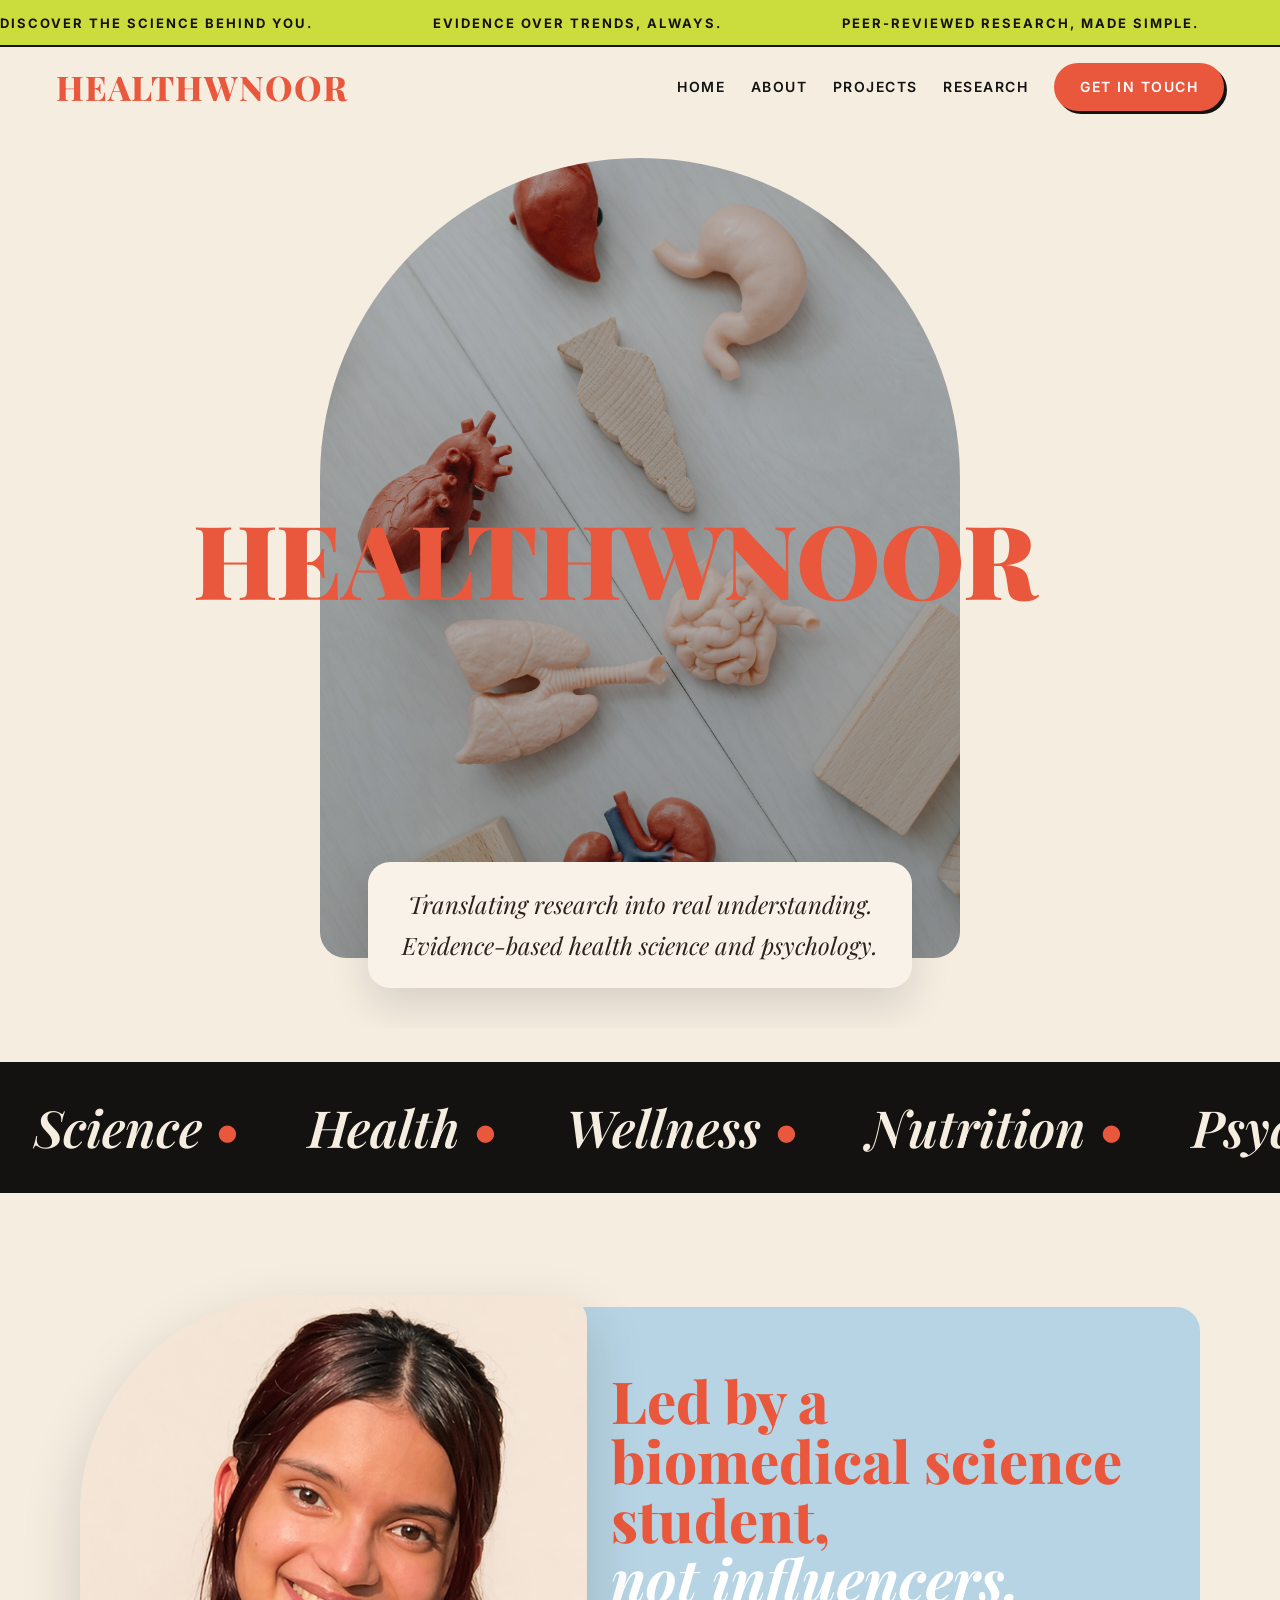
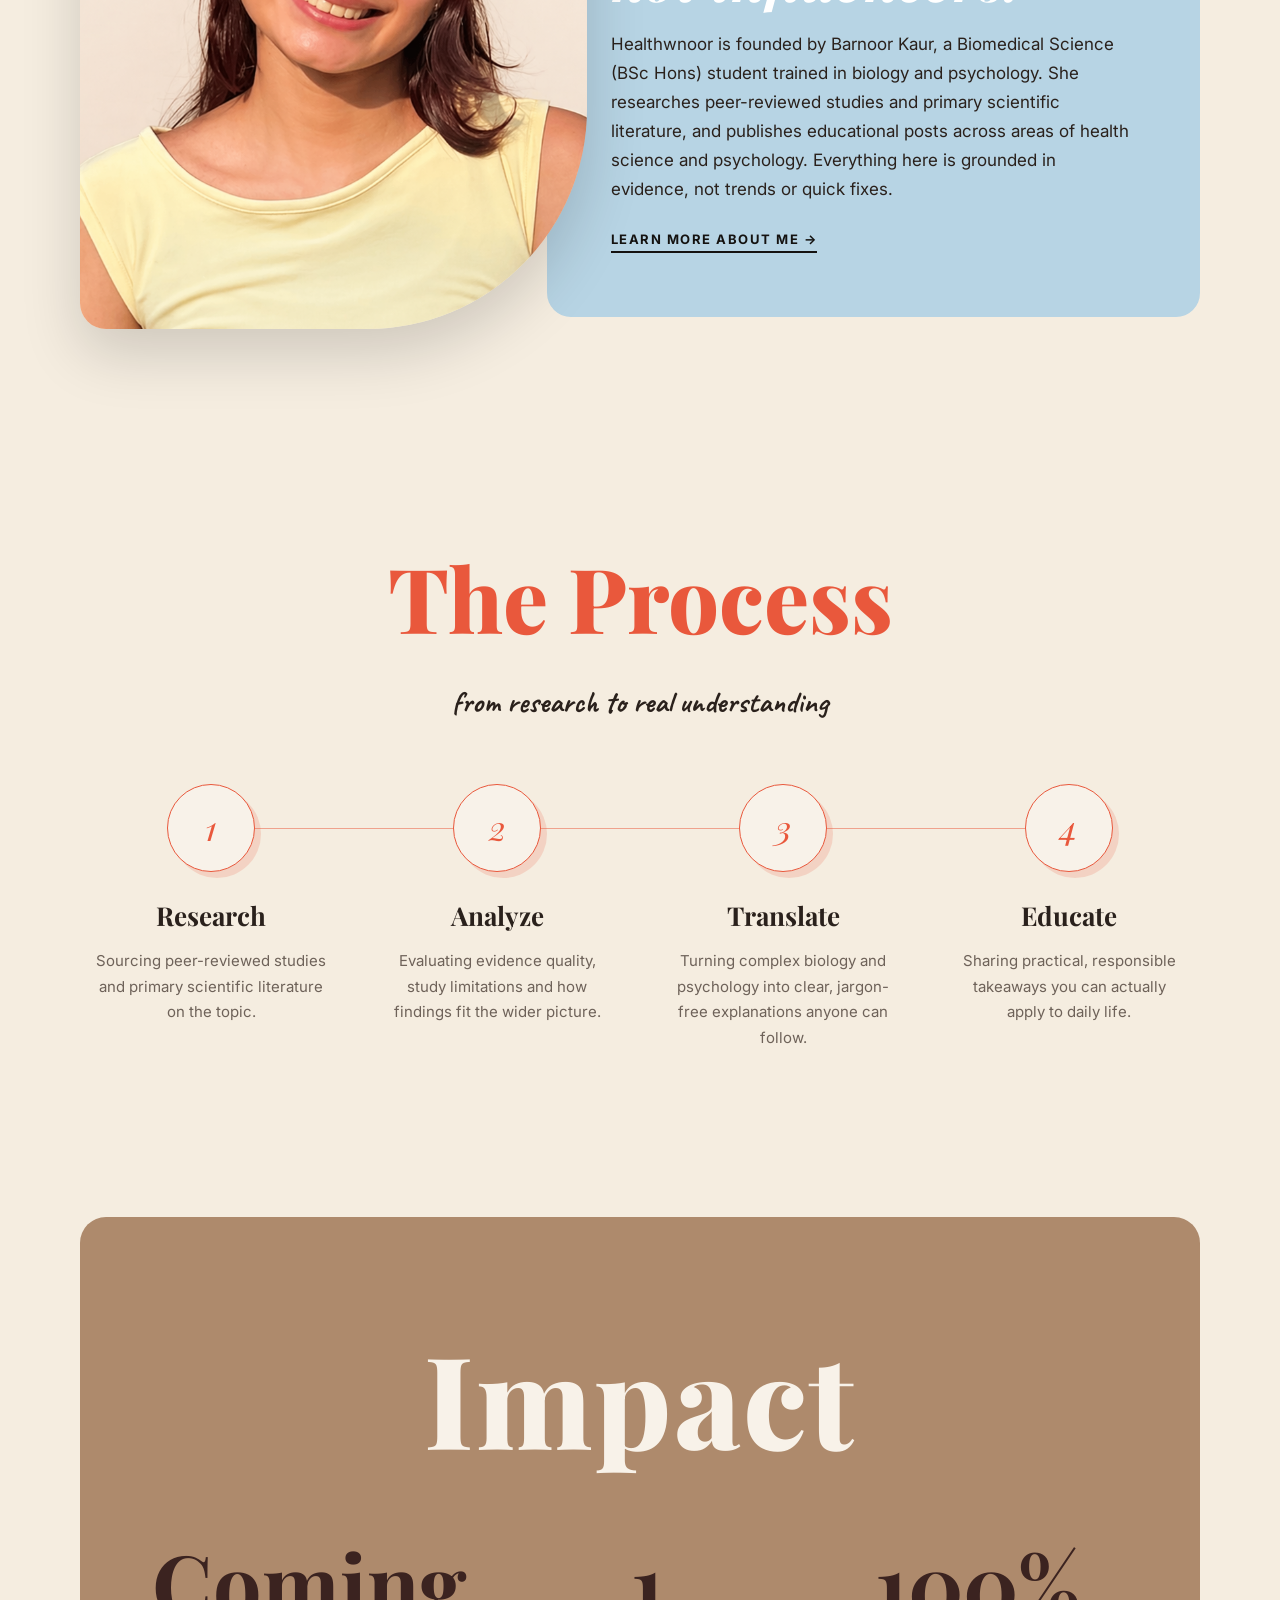
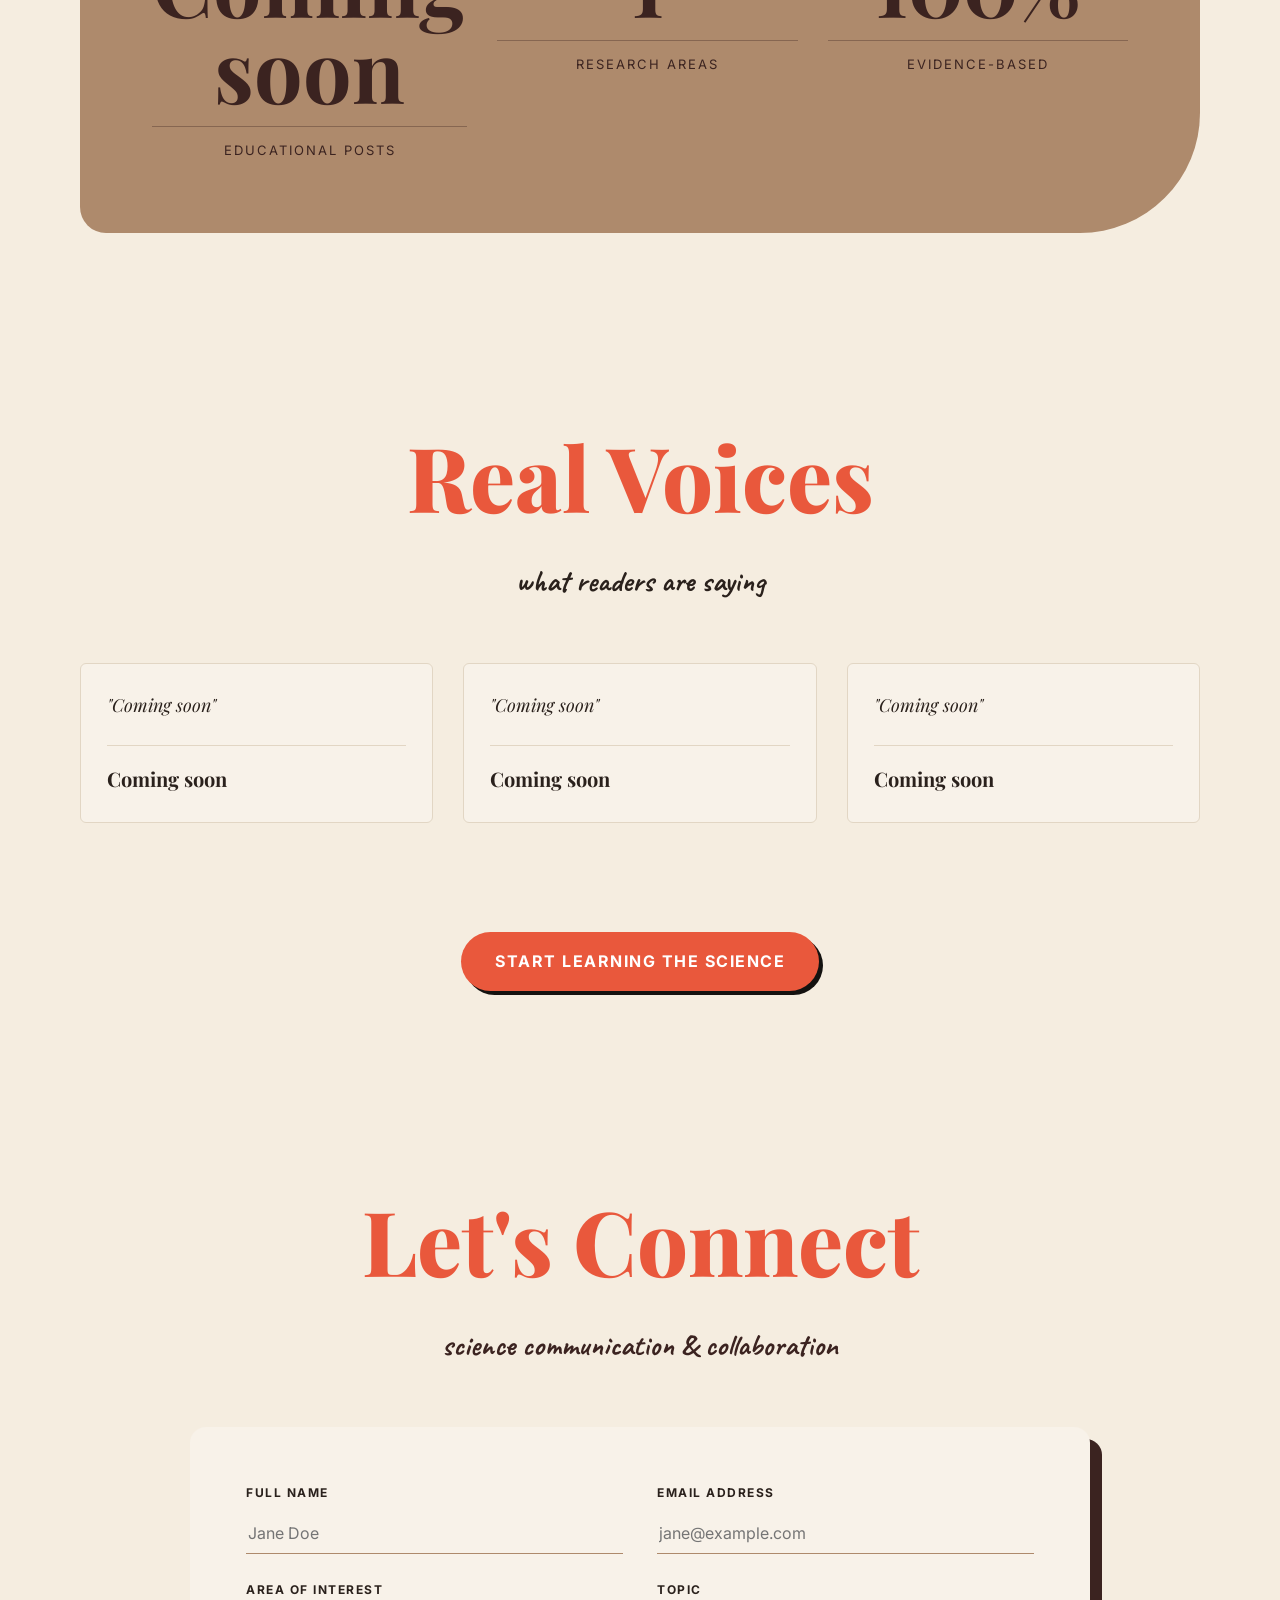
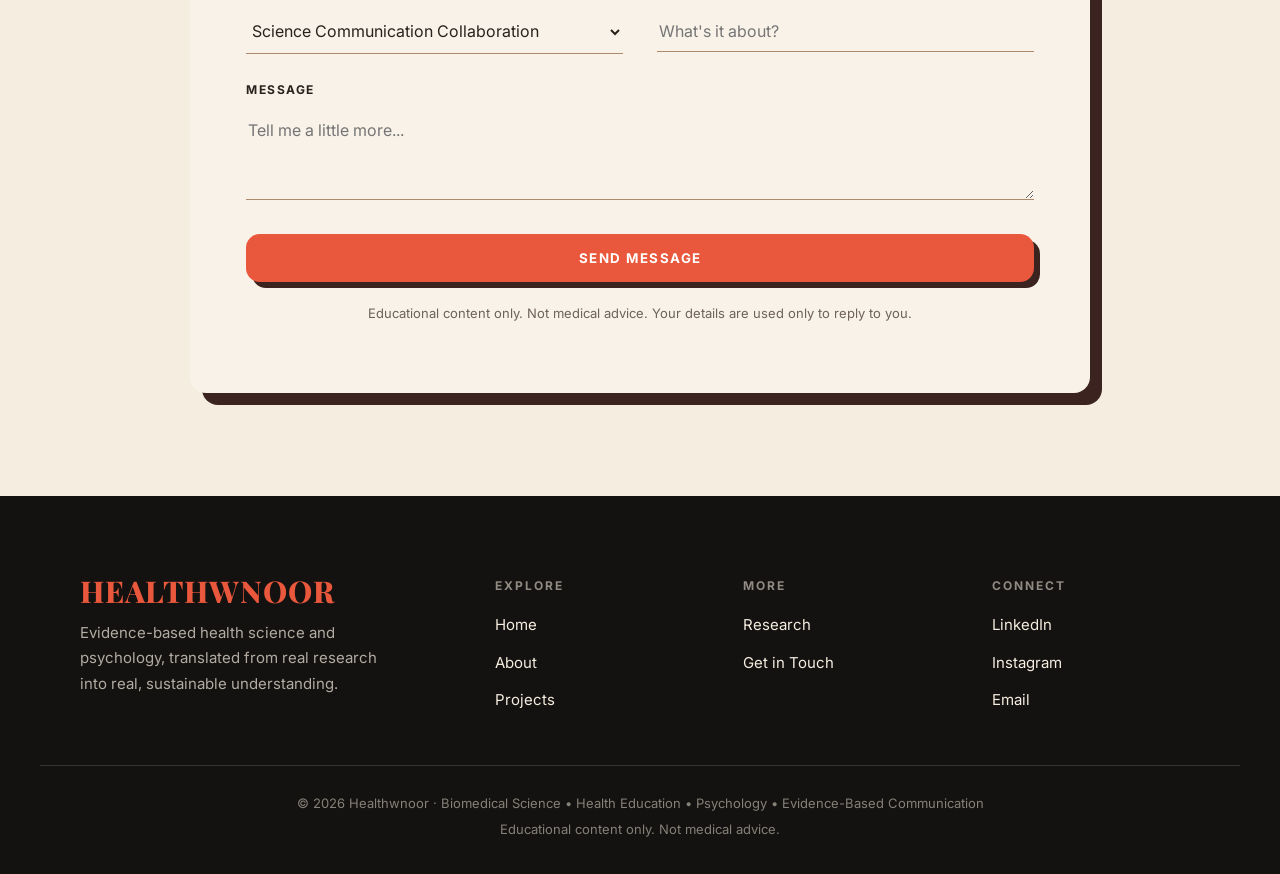
<file: index.html>
<!DOCTYPE html>
<html lang="en">
<head>
<meta charset="UTF-8">
<meta name="viewport" content="width=device-width, initial-scale=1.0">
<title>Healthwnoor | The Science of You</title>
<link rel="stylesheet" href="style.css">
<link rel="icon" type="image/png" href="images/favicon.png">
<meta name="description" content="Healthwnoor by Barnoor Kaur. Evidence-based health science and psychology, translating research into real understanding.">
<meta name="author" content="Barnoor Kaur">
</head>
<body>

<!-- ============ ANNOUNCEMENT MARQUEE ============ -->
<div class="announcement">
  <div class="track">
    <span>Discover the science behind you.</span>
    <span>Evidence over trends, always.</span>
    <span>Peer-reviewed research, made simple.</span>
    <span>Nutrition and metabolism, decoded.</span>
    <span>Your body, explained by biology and psychology.</span>
    <span>Real science, no fear mongering.</span>
    <span>Discover the science behind you.</span>
    <span>Evidence over trends, always.</span>
    <span>Peer-reviewed research, made simple.</span>
    <span>Nutrition and metabolism, decoded.</span>
    <span>Your body, explained by biology and psychology.</span>
    <span>Real science, no fear mongering.</span>
  </div>
</div>

<!-- ============ HEADER / NAV ============ -->
<header>
  <div class="brand">
    <h1 class="logo">Healthwnoor</h1>
  </div>
  <nav>
    <a href="index.html">Home</a>
    <a href="about.html">About</a>
    <a href="projects.html">Projects</a>
    <a href="blog.html">Research</a>
    
    <a class="nav-cta" href="#connect">Get in Touch</a>
  </nav>
</header>

<!-- ============ HERO ============ -->
<section class="hero">
  <div class="hero-stage">
    <div class="hero-arch has-photo"></div>
  
    <h2 class="hero-title">Healthwnoor</h2>
    <div class="hero-caption">
      <p>Translating research into real understanding.<br>Evidence-based health science and psychology.</p>
    </div>
  </div>
</section>

<!-- ============ MARQUEE BAND ============ -->
<div class="band">
  <div class="track">
    <span>Science <b>&bull;</b></span><span>Health <b>&bull;</b></span> <span>Wellness <b>&bull;</b></span><span>Nutrition <b>&bull;</b></span><span>Psychology <b>&bull;</b></span><span>Research <b>&bull;</b></span>
    <span>Science <b>&bull;</b></span><span>Health <b>&bull;</b></span> <span>Wellness <b>&bull;</b></span><span>Nutrition <b>&bull;</b></span><span>Psychology <b>&bull;</b></span><span>Research <b>&bull;</b></span>
    <span>Science <b>&bull;</b></span><span>Health <b>&bull;</b></span> <span>Wellness <b>&bull;</b></span><span>Nutrition <b>&bull;</b></span><span>Psychology <b>&bull;</b></span><span>Research <b>&bull;</b></span>
  </div>
</div>

<!-- ============ ABOUT ============ -->
<section class="about">
  <div class="wrap about-inner">
    <div class="about-photo">
      <img src="images/Barnoor Kaur.png" alt="Barnoor Kaur, Biomedical Science student">
    </div>
    <div class="about-card">
      <h2>Led by a biomedical science student,<em>not influencers.</em></h2>
      <p>
        Healthwnoor is founded by Barnoor Kaur, a Biomedical Science (BSc Hons) student trained in biology and psychology. She researches peer-reviewed studies and primary scientific literature, and publishes
        educational posts across areas of health science and psychology. Everything here is grounded
        in evidence, not trends or quick fixes.
      </p>
      <a class="about-link" href="about.html">Learn more about me &rarr;</a>
    </div>
  </div>
</section>

<!-- ============ PROCESS ============ -->
<section class="process">
  <div class="wrap">
    <div class="head">
      <h2>The Process</h2>
      <span class="eyebrow">from research to real understanding</span>
    </div>
    <div class="steps">
      <div class="step">
        <div class="circle">1</div>
        <h3>Research</h3>
        <p>Sourcing peer-reviewed studies and primary scientific literature on the topic.</p>
      </div>
      <div class="step">
        <div class="circle">2</div>
        <h3>Analyze</h3>
        <p>Evaluating evidence quality, study limitations and how findings fit the wider picture.</p>
      </div>
      <div class="step">
        <div class="circle">3</div>
        <h3>Translate</h3>
        <p>Turning complex biology and psychology into clear, jargon-free explanations anyone can follow.</p>
      </div>
      <div class="step">
        <div class="circle">4</div>
        <h3>Educate</h3>
        <p>Sharing practical, responsible takeaways you can actually apply to daily life.</p>
      </div>
    </div>
  </div>
</section>

<!-- ============ IMPACT ============ -->
<section class="impact">
  <div class="wrap">
    <div class="impact-box">
      <h2>Impact</h2>
      <div class="impact-stats">
        <div>
          <div class="num">Coming soon</div>
          <div class="label">Educational Posts</div>
        </div>
        <div>
          <div class="num">1</div>
          <div class="label">Research Areas</div>
        </div>
        <div>
          <div class="num">100%</div>
          <div class="label">Evidence-Based</div>
        </div>
      </div>
    </div>
  </div>
</section>

<!-- ============ RESULTS / TESTIMONIALS (left empty for you) ============ -->
<section class="results">
  <div class="wrap">
    <div class="head">
      <h2>Real Voices</h2>
      <span class="eyebrow">what readers are saying</span>
    </div>

    <!--
      TESTIMONIALS GO HERE. Copy this template into .results-grid for each one:

      <div class="tcard">
        <blockquote>"Your testimonial quote goes here."</blockquote>
        <div class="name">Reader Name</div>
      </div>

      (Optional before/after images, add above the blockquote:)
      <div class="imgs">
        <div class="ph"><span>BEFORE</span></div>
        <div class="ph after"><span>AFTER</span></div>
      </div>
    -->
    <!-- SAMPLE testimonials below. Replace the quotes and names with real reader feedback when you have it. -->
    <div class="results-grid">
      <div class="tcard">
        <blockquote>"Coming soon"</blockquote>
        <div class="name">Coming soon</div>
      </div>
      <div class="tcard">
        <blockquote>"Coming soon"</blockquote>
        <div class="name">Coming soon</div>
      </div>
      <div class="tcard">
        <blockquote>"Coming soon"</blockquote>
        <div class="name">Coming soon</div>
      </div>
    </div>
  </div>
</section>

<!-- ============ CTA BUTTON ============ -->
<div class="cta-row">
  <a class="button" href=https://www.instagram.com/healthwnoor>Start Learning the Science</a>
</div>

<!-- ============ CONNECT / CONTACT FORM ============ -->
<section class="booking" id="connect">
  <div class="wrap">
    <div class="head">
      <h2>Let's Connect</h2>
      <span class="eyebrow">science communication &amp; collaboration</span>
    </div>
    <div class="booking-card">
      <form action="https://formsubmit.co/kaurbarnoor3704@gmail.com" method="POST">
        <!-- FormSubmit settings (no account needed) -->
        <input type="hidden" name="_subject" value="New message from Healthwnoor">
        <input type="hidden" name="_captcha" value="false">
        <input type="hidden" name="_template" value="table">
        <input type="text" name="_honey" style="display:none">
        <div class="form-grid">
          <div class="field">
            <label for="name">Full Name</label>
            <input type="text" id="name" name="name" placeholder="Jane Doe">
          </div>
          <div class="field">
            <label for="email">Email Address</label>
            <input type="email" id="email" name="email" placeholder="jane@example.com">
          </div>
          <div class="field">
            <label for="interest">Area of Interest</label>
            <select id="interest" name="interest">
              <option>Science Communication Collaboration</option>
              <option>Health Education Project</option>
              <option>Research Opportunity</option>
              <option>Nutrition &amp; Wellness Initiative</option>
              <option>General Enquiry</option>
            </select>
          </div>
          <div class="field">
            <label for="topic">Topic</label>
            <input type="text" id="topic" name="topic" placeholder="What's it about?">
          </div>
          <div class="field full">
            <label for="message">Message</label>
            <textarea id="message" name="message" placeholder="Tell me a little more..."></textarea>
          </div>
        </div>
        <div style="margin-top:34px;">
          <button type="submit" class="button block">Send Message</button>
        </div>
        <p class="booking-note">Educational content only. Not medical advice. Your details are used only to reply to you.</p>
      </form>
    </div>
  </div>
</section>

<!-- ============ FOOTER ============ -->
<footer>
  <div class="footer-grid">
    <div>
      <div class="logo">Healthwnoor</div>
      <p>Evidence-based health science and psychology, translated from real research into real, sustainable understanding.</p>
    </div>
    <div>
      <h4>Explore</h4>
      <a href="index.html">Home</a>
      <a href="about.html">About</a>
      <a href="projects.html">Projects</a>
    </div>
    <div>
      <h4>More</h4>
      <a href="blog.html">Research</a>
      
      <a href="#connect">Get in Touch</a>
    </div>
    <div>
      <h4>Connect</h4>
      <a href="https://www.linkedin.com/in/barnoorkaur/" target="_blank" rel="noopener">LinkedIn</a>
      <a href="https://www.instagram.com/healthwnoor" target="_blank" rel="noopener">Instagram</a>
      <a href="mailto:healthwnoor@gmail.com">Email</a>
    </div>
  </div>
  <div class="footer-bottom">
    <p>© 2026 Healthwnoor · Biomedical Science • Health Education • Psychology • Evidence-Based Communication</p>
    <p>Educational content only. Not medical advice.</p>
  </div>
</footer>

</body>
</html>
</file>
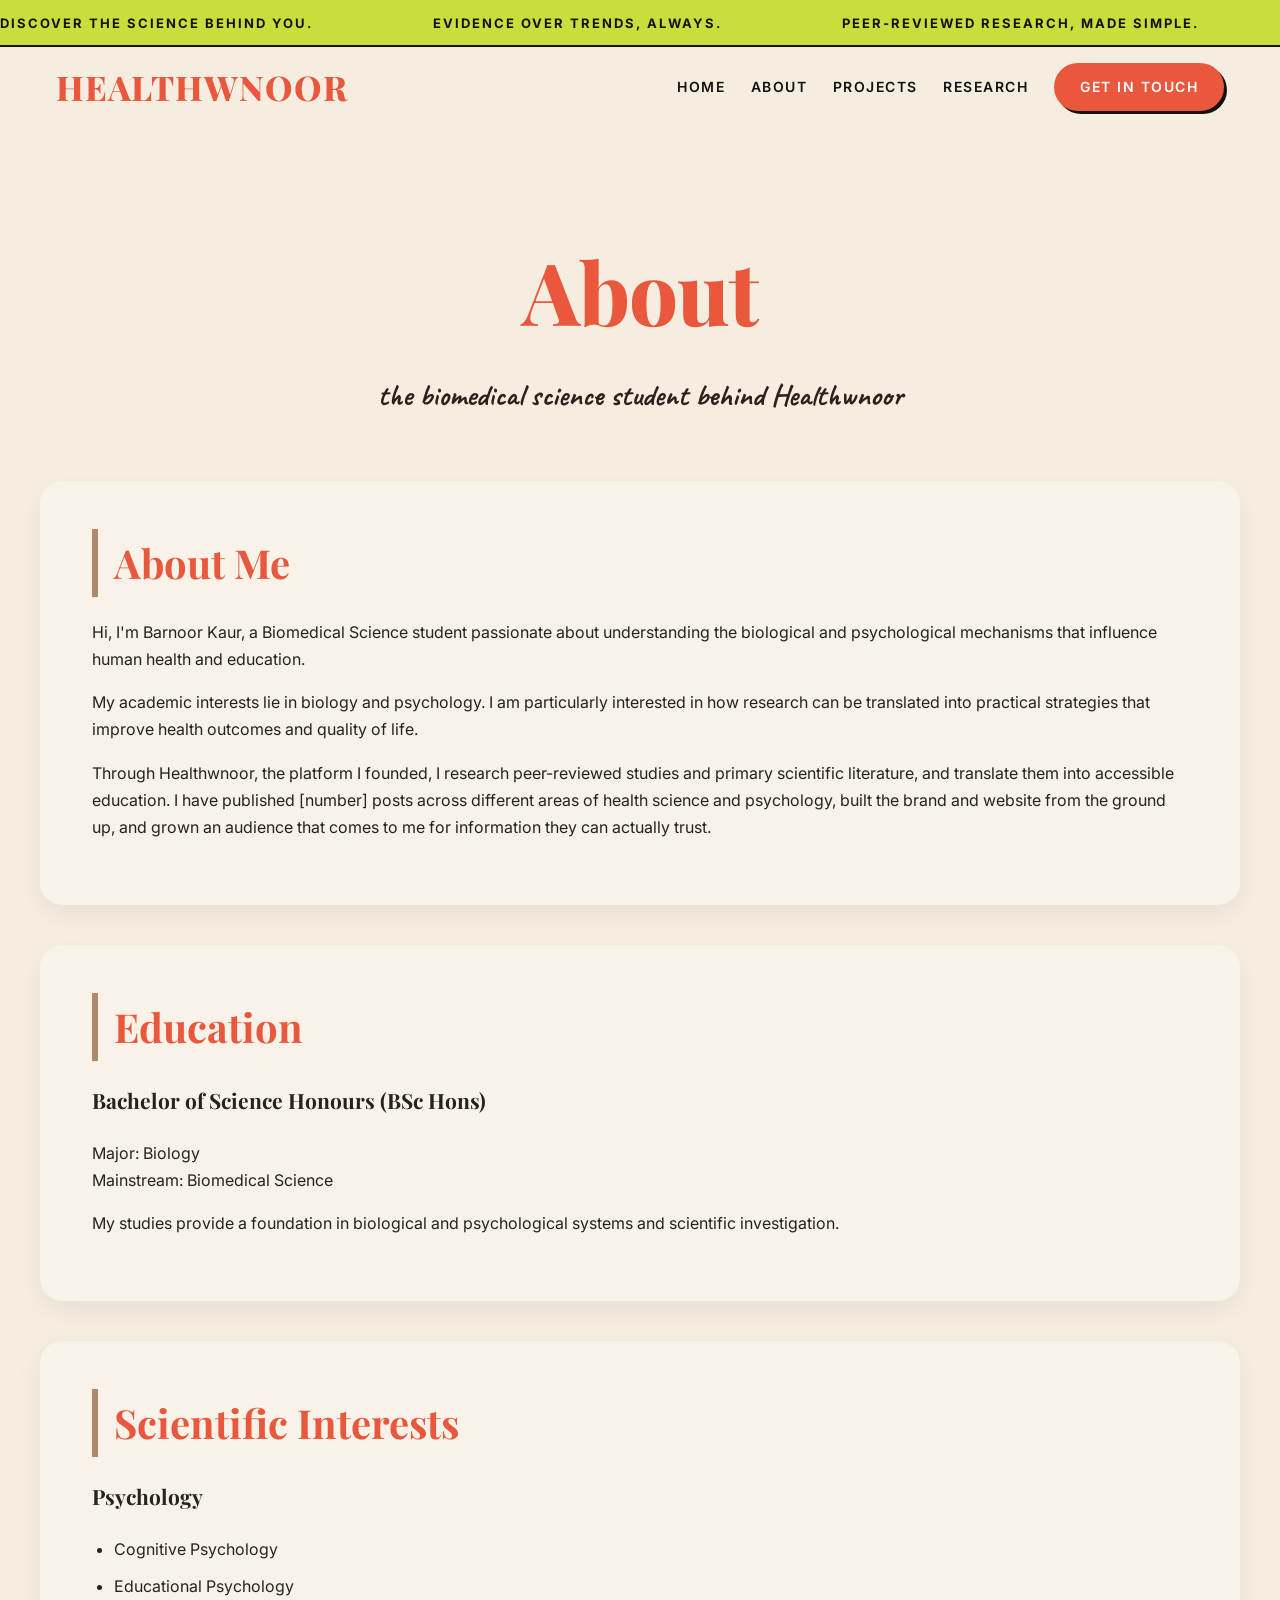
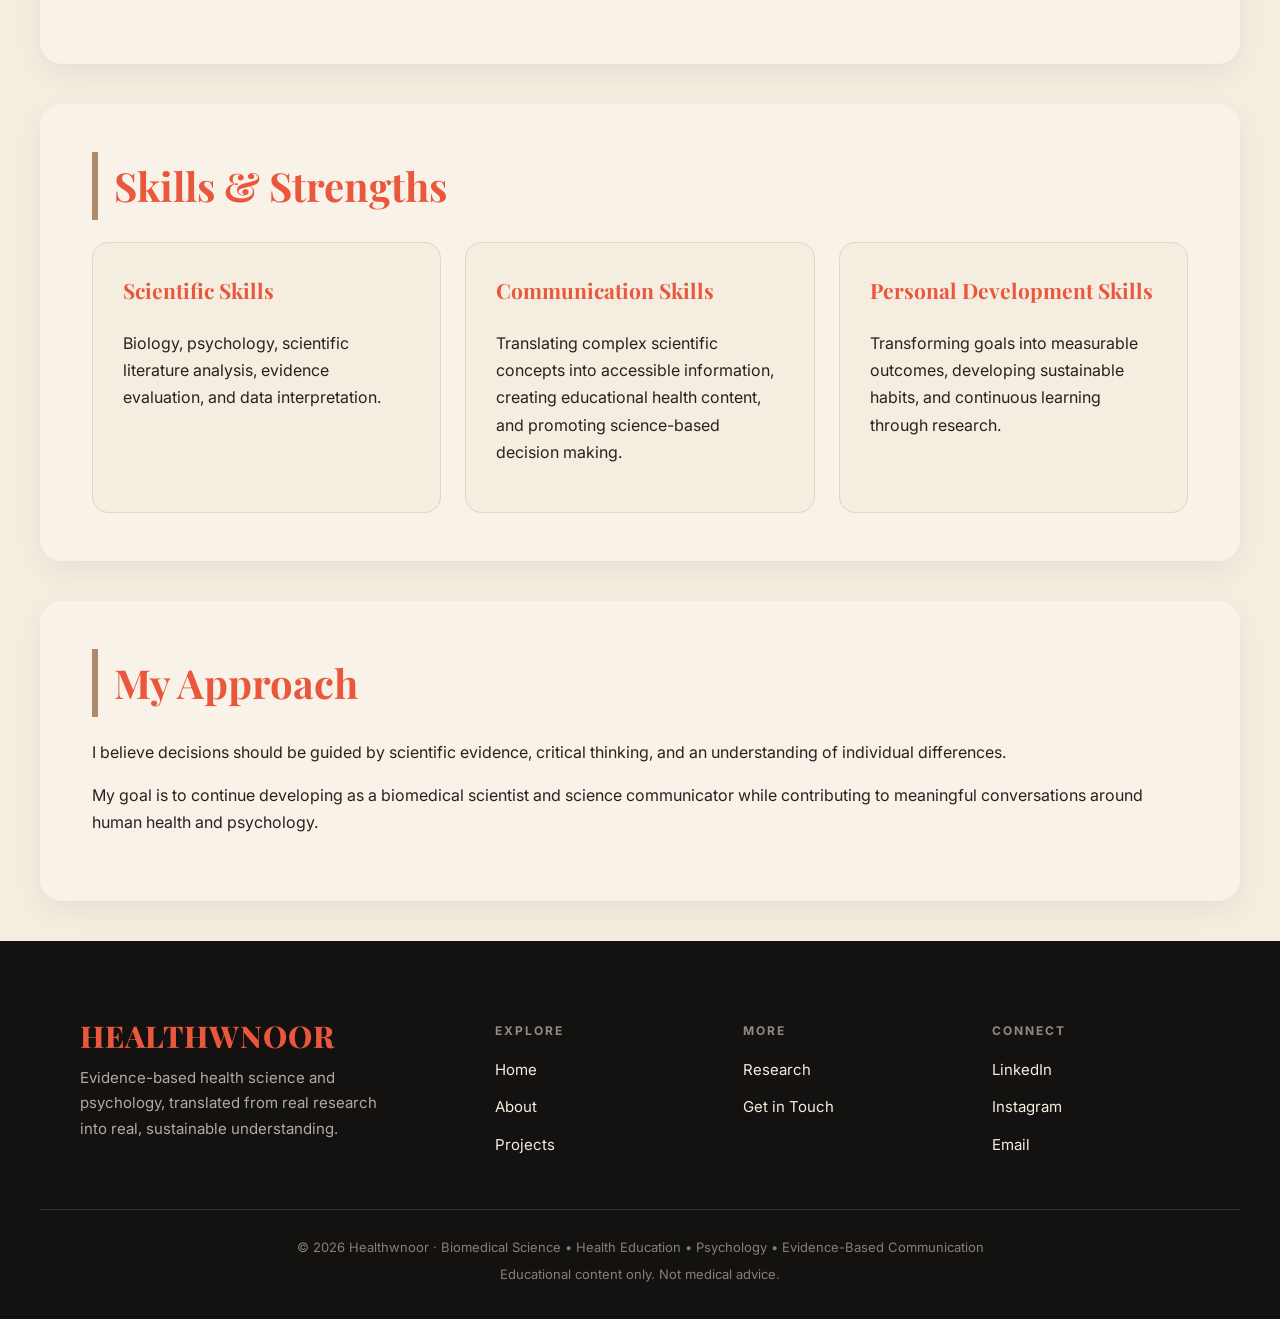
<file: about.html>
<!DOCTYPE html>
<html lang="en">
<head>
<meta charset="UTF-8">
<meta name="viewport" content="width=device-width, initial-scale=1.0">
<title>About | Healthwnoor</title>
<link rel="stylesheet" href="style.css">
<link rel="icon" type="image/png" href="images/favicon.png">
<meta name="description" content="About Barnoor Kaur, a Biomedical Science student translating research into evidence-based education.">
<meta name="author" content="Barnoor Kaur">
</head>
<body>

<div class="announcement">
  <div class="track">
    <span>Discover the science behind you.</span>
    <span>Evidence over trends, always.</span>
    <span>Peer-reviewed research, made simple.</span>
    <span>Nutrition and metabolism, decoded.</span>
    <span>Your body, explained by biology and psychology.</span>
    <span>Real science, no fear mongering.</span>
    <span>Discover the science behind you.</span>
    <span>Evidence over trends, always.</span>
    <span>Peer-reviewed research, made simple.</span>
    <span>Nutrition and metabolism, decoded.</span>
    <span>Your body, explained by biology and psychology.</span>
    <span>Real science, no fear mongering.</span>
  </div>
</div>

<header>
  <div class="brand"><h1 class="logo">Healthwnoor</h1></div>
  <nav>
    <a href="index.html">Home</a>
    <a href="about.html">About</a>
    <a href="projects.html">Projects</a>
    <a href="blog.html">Research</a>
    
    <a class="nav-cta" href="contact.html">Get in Touch</a>
  </nav>
</header>

<div class="page-hero">
  <h1>About</h1>
  <span class="eyebrow">the biomedical science student behind Healthwnoor</span>
</div>

<section>
  <h2>About Me</h2>
  <p>Hi, I'm Barnoor Kaur, a Biomedical Science student passionate about understanding the biological and psychological mechanisms that influence human health and education.</p>
  <p>My academic interests lie in biology and psychology. I am particularly interested in how research can be translated into practical strategies that improve health outcomes and quality of life.</p>
  <p>Through Healthwnoor, the platform I founded, I research peer-reviewed studies and primary scientific literature, and translate them into accessible education. I have published [number] posts across different areas of health science and psychology, built the brand and website from the ground up, and grown an audience that comes to me for information they can actually trust.</p>
</section>

<section>
  <h2>Education</h2>
  <h3>Bachelor of Science Honours (BSc Hons)</h3>
  <p>Major: Biology<br>Mainstream: Biomedical Science</p>
  <p>My studies provide a foundation in biological and psychological systems and scientific investigation.</p>
</section>

<section>
  <h2>Scientific Interests</h2>
  <h3>Psychology</h3>
  <ul>
    <li>Cognitive Psychology</li>
    <li>Educational Psychology</li>
  </ul>
</section>
  
<section>
  <h2>Skills &amp; Strengths</h2>
  <div class="card-grid">
    <div class="card">
      <h3>Scientific Skills</h3>
      <p>Biology, psychology, scientific literature analysis, evidence evaluation, and data interpretation.</p>
    </div>
    <div class="card">
      <h3>Communication Skills</h3>
      <p>Translating complex scientific concepts into accessible information, creating educational health content, and promoting science-based decision making.</p>
    </div>
    <div class="card">
      <h3>Personal Development Skills</h3>
      <p>Transforming goals into measurable outcomes, developing sustainable habits, and continuous learning through research.</p>
    </div>
  </div>
</section>

<section>
  <h2>My Approach</h2>
  <p>I believe decisions should be guided by scientific evidence, critical thinking, and an understanding of individual differences.</p>
  <p>My goal is to continue developing as a biomedical scientist and science communicator while contributing to meaningful conversations around human health and psychology.</p>
</section>

<footer>
  <div class="footer-grid">
    <div>
      <div class="logo">Healthwnoor</div>
      <p>Evidence-based health science and psychology, translated from real research into real, sustainable understanding.</p>
    </div>
    <div>
      <h4>Explore</h4>
      <a href="index.html">Home</a>
      <a href="about.html">About</a>
      <a href="projects.html">Projects</a>
    </div>
    <div>
      <h4>More</h4>
      <a href="blog.html">Research</a>
      
      <a href="contact.html">Get in Touch</a>
    </div>
    <div>
      <h4>Connect</h4>
      <a href="https://www.linkedin.com/in/barnoorkaur/" target="_blank" rel="noopener">LinkedIn</a>
      <a href="https://www.instagram.com/healthwnoor" target="_blank" rel="noopener">Instagram</a>
      <a href="mailto:healthwnoor@gmail.com">Email</a>
    </div>
  </div>
  <div class="footer-bottom">
    <p>© 2026 Healthwnoor · Biomedical Science • Health Education • Psychology • Evidence-Based Communication</p>
    <p>Educational content only. Not medical advice.</p>
  </div>
</footer>

</body>
</html>
</file>
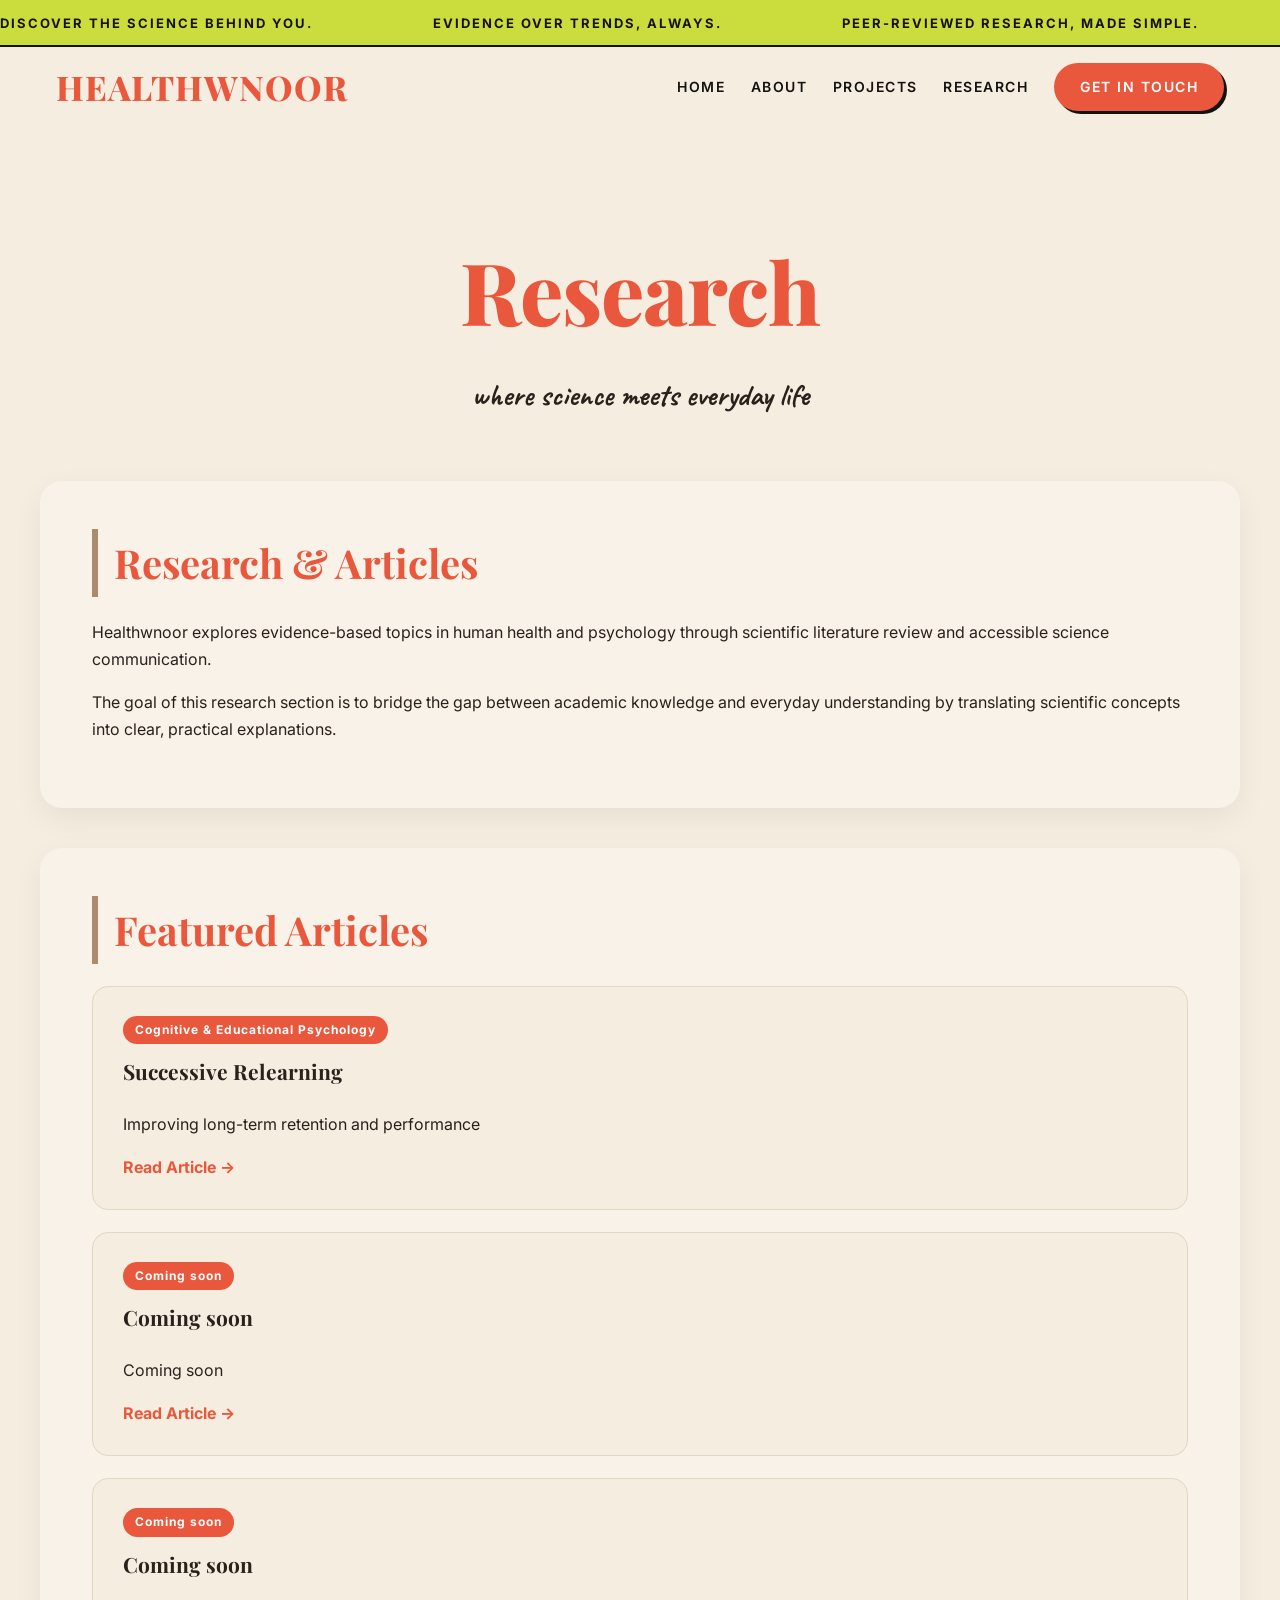
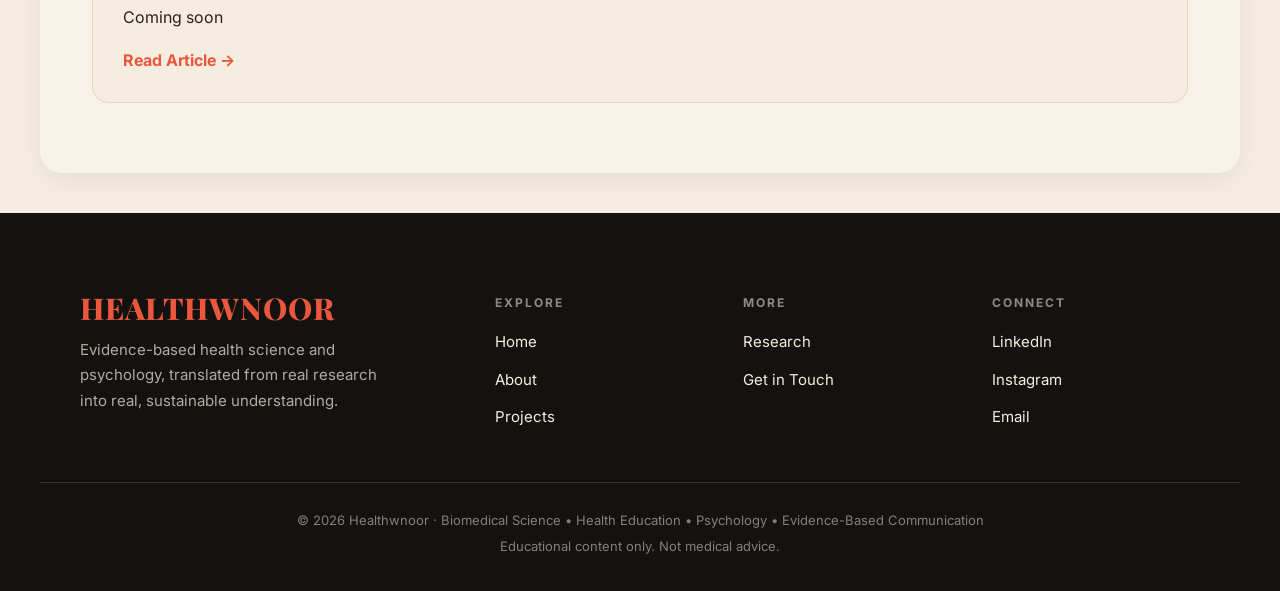
<file: blog.html>
<!DOCTYPE html>
<html lang="en">
<head>
<meta charset="UTF-8">
<meta name="viewport" content="width=device-width, initial-scale=1.0">
<title>Research | Healthwnoor</title>
<link rel="stylesheet" href="style.css">
<link rel="icon" type="image/png" href="images/favicon.png">
<meta name="description" content="Evidence-based research and articles on human health and psychology from Healthwnoor by Barnoor Kaur.">
<meta name="author" content="Barnoor Kaur">
</head>
<body>

<div class="announcement">
  <div class="track">
    <span>Discover the science behind you.</span>
    <span>Evidence over trends, always.</span>
    <span>Peer-reviewed research, made simple.</span>
    <span>Nutrition and metabolism, decoded.</span>
    <span>Your body, explained by biology and psychology.</span>
    <span>Real science, no fear mongering.</span>
    <span>Discover the science behind you.</span>
    <span>Evidence over trends, always.</span>
    <span>Peer-reviewed research, made simple.</span>
    <span>Nutrition and metabolism, decoded.</span>
    <span>Your body, explained by biology and psychology.</span>
    <span>Real science, no fear mongering.</span>
  </div>
</div>

<header>
  <div class="brand"><h1 class="logo">Healthwnoor</h1></div>
  <nav>
    <a href="index.html">Home</a>
    <a href="about.html">About</a>
    <a href="projects.html">Projects</a>
    <a href="blog.html">Research</a>
    
    <a class="nav-cta" href="contact.html">Get in Touch</a>
  </nav>
</header>

<div class="page-hero">
  <h1>Research</h1>
  <span class="eyebrow">where science meets everyday life</span>
</div>

<section>
  <h2>Research &amp; Articles</h2>
  <p>Healthwnoor explores evidence-based topics in human health and psychology through scientific literature review and accessible science communication.</p>
  <p>The goal of this research section is to bridge the gap between academic knowledge and everyday understanding by translating scientific concepts into clear, practical explanations.</p>
</section>

<section>
  <h2>Featured Articles</h2>

  <article>
    <span class="tag">Cognitive & Educational Psychology</span>
    <h3>Successive Relearning</h3>
    <p>Improving long-term retention and performance</p>
    <a href="https://www.instagram.com/p/Dc4dXLqG2eq/?igsi=MWswbWlqazE3aXl5">Read Article &rarr;</a>
  </article>

  <article>
    <span class="tag">Coming soon</span>
    <h3>Coming soon</h3>
    <p>Coming soon</p>
    <a href="#">Read Article &rarr;</a>
  </article>

  <article>
    <span class="tag">Coming soon</span>
    <h3>Coming soon</h3>
    <p>Coming soon</p>
    <a href="#">Read Article &rarr;</a>
  </article>
</section>



<footer>
  <div class="footer-grid">
    <div>
      <div class="logo">Healthwnoor</div>
      <p>Evidence-based health science and psychology, translated from real research into real, sustainable understanding.</p>
    </div>
    <div>
      <h4>Explore</h4>
      <a href="index.html">Home</a>
      <a href="about.html">About</a>
      <a href="projects.html">Projects</a>
    </div>
    <div>
      <h4>More</h4>
      <a href="blog.html">Research</a>
      
      <a href="contact.html">Get in Touch</a>
    </div>
    <div>
      <h4>Connect</h4>
      <a href="https://www.linkedin.com/in/barnoorkaur/" target="_blank" rel="noopener">LinkedIn</a>
      <a href="https://www.instagram.com/healthwnoor" target="_blank" rel="noopener">Instagram</a>
      <a href="mailto:healthwnoor@gmail.com">Email</a>
    </div>
  </div>
  <div class="footer-bottom">
    <p>© 2026 Healthwnoor · Biomedical Science • Health Education • Psychology • Evidence-Based Communication</p>
    <p>Educational content only. Not medical advice.</p>
  </div>
</footer>

</body>
</html>
</file>
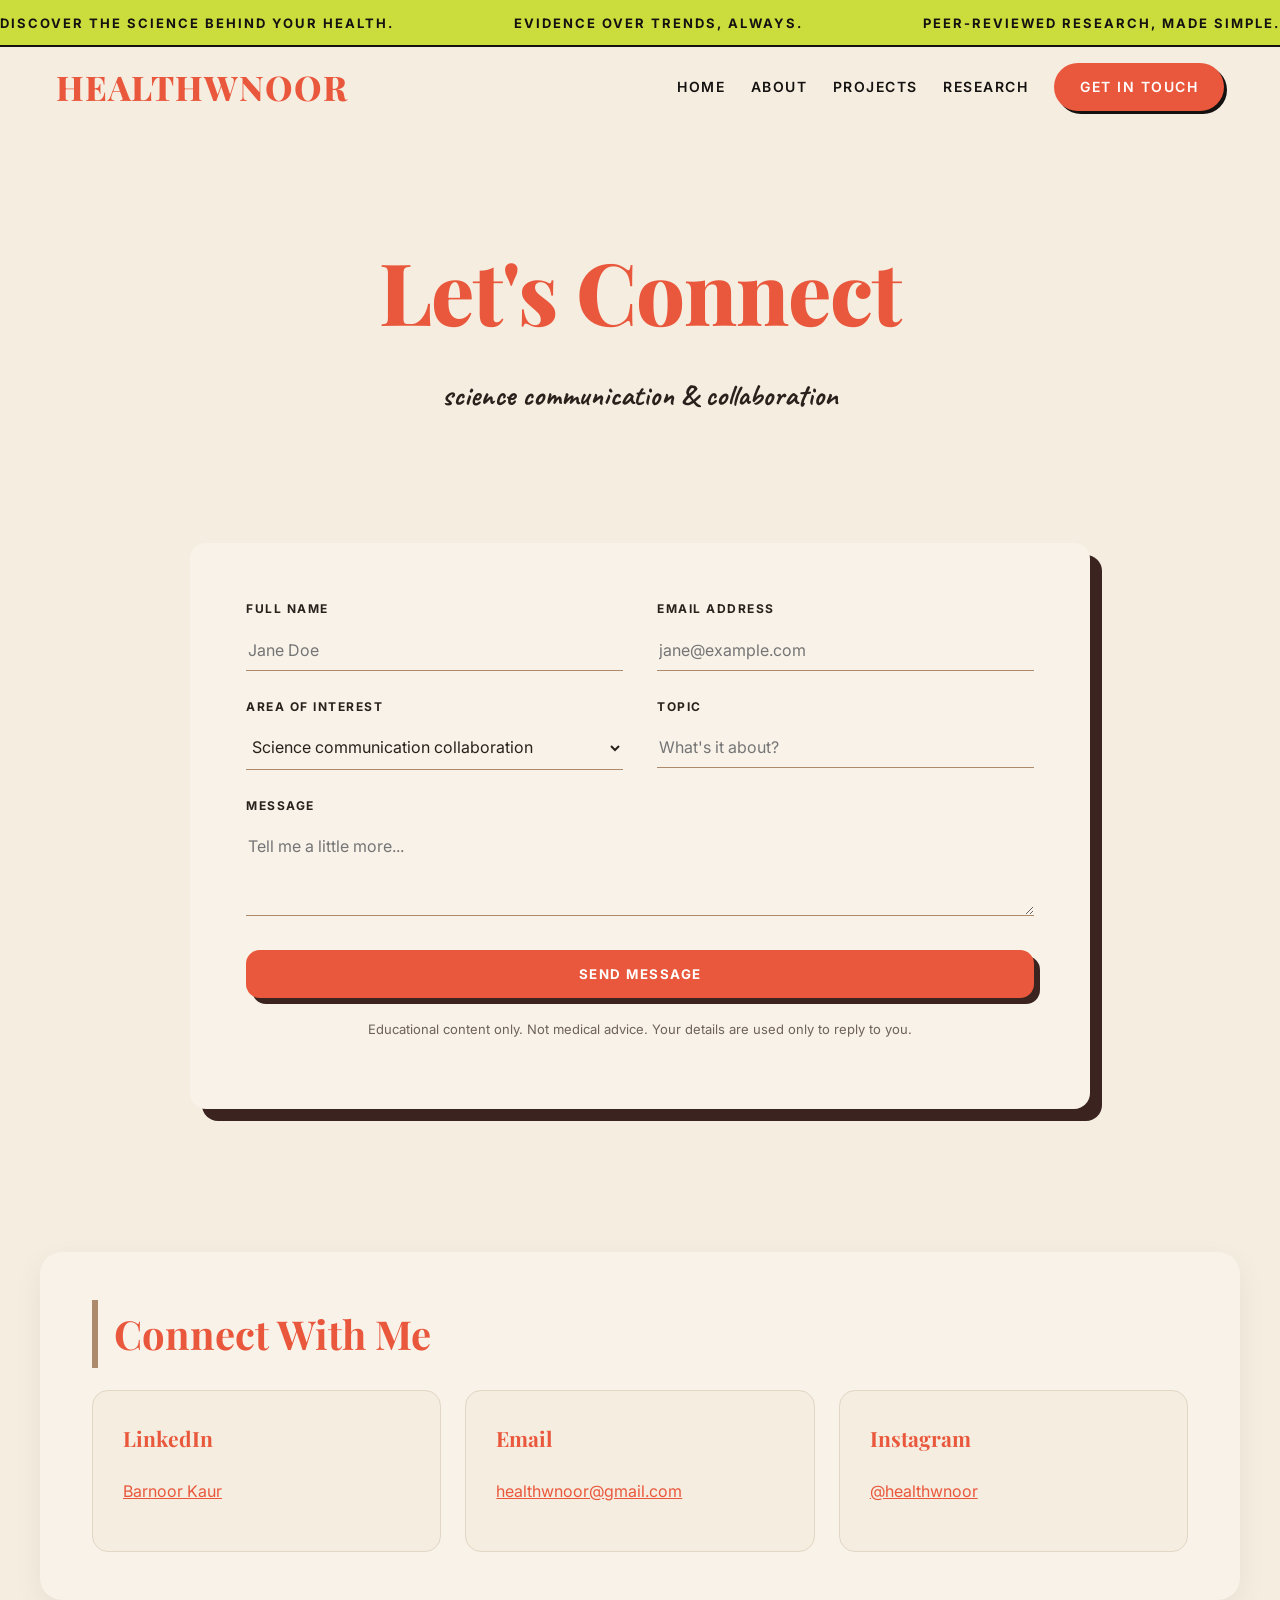
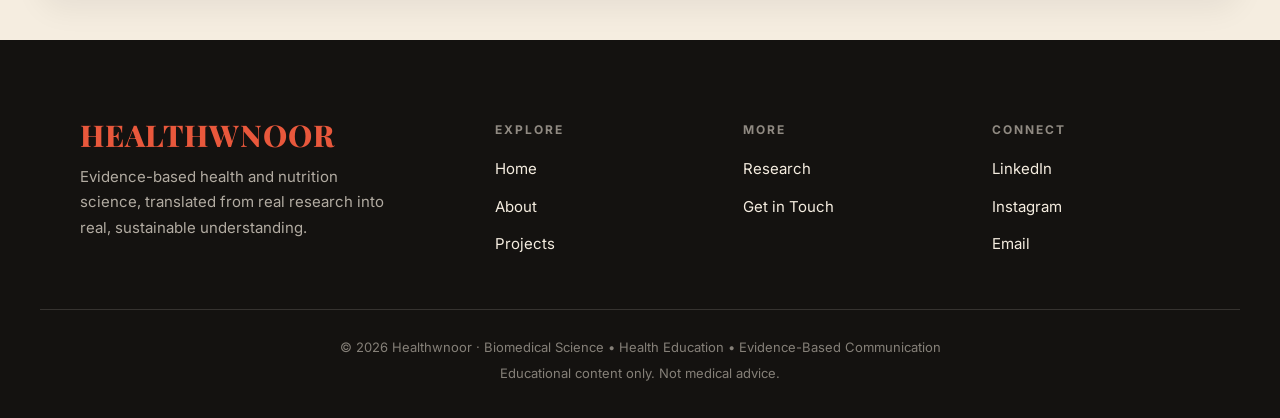
<file: contact.html>
<!DOCTYPE html>
<html lang="en">
<head>
<meta charset="UTF-8">
<meta name="viewport" content="width=device-width, initial-scale=1.0">
<title>Contact | Healthwnoor</title>
<link rel="stylesheet" href="style.css">
<link rel="icon" type="image/png" href="images/favicon.png">
<meta name="description" content="Get in touch with Barnoor Kaur for collaborations in biomedical science, health education, research, and evidence-based wellness communication.">
<meta name="author" content="Barnoor Kaur">
</head>
<body>

<div class="announcement">
  <div class="track">
    <span>Discover the science behind your health.</span>
    <span>Evidence over trends, always.</span>
    <span>Peer-reviewed research, made simple.</span>
    <span>Nutrition and metabolism, decoded.</span>
    <span>Your body, explained by biology.</span>
    <span>Real science, no fear mongering.</span>
    <span>Discover the science behind your health.</span>
    <span>Evidence over trends, always.</span>
    <span>Peer-reviewed research, made simple.</span>
    <span>Nutrition and metabolism, decoded.</span>
    <span>Your body, explained by biology.</span>
    <span>Real science, no fear mongering.</span>
  </div>
</div>

<header>
  <div class="brand"><h1 class="logo">Healthwnoor</h1></div>
  <nav>
    <a href="index.html">Home</a>
    <a href="about.html">About</a>
    <a href="projects.html">Projects</a>
    <a href="blog.html">Research</a>
    
    <a class="nav-cta" href="contact.html">Get in Touch</a>
  </nav>
</header>

<div class="page-hero">
  <h1>Let's Connect</h1>
  <span class="eyebrow">science communication &amp; collaboration</span>
</div>

<!-- ============ CONTACT FORM ============ -->
<section class="booking" id="connect">
  <div class="wrap">
    <div class="booking-card">
      <form action="https://formsubmit.co/kaurbarnoor3704@gmail.com" method="POST">
        <!-- FormSubmit settings (no account needed) -->
        <input type="hidden" name="_subject" value="New message from Healthwnoor">
        <input type="hidden" name="_captcha" value="false">
        <input type="hidden" name="_template" value="table">
        <input type="text" name="_honey" style="display:none">
        <div class="form-grid">
          <div class="field">
            <label for="name">Full Name</label>
            <input type="text" id="name" name="name" placeholder="Jane Doe" required>
          </div>
          <div class="field">
            <label for="email">Email Address</label>
            <input type="email" id="email" name="email" placeholder="jane@example.com" required>
          </div>
          <div class="field">
            <label for="interest">Area of Interest</label>
            <select id="interest" name="interest">
              <option>Science communication collaboration</option>
              <option>Health education project</option>
              <option>Research opportunity</option>
              <option>Nutrition &amp; wellness initiative</option>
              <option>General enquiry</option>
            </select>
          </div>
          <div class="field">
            <label for="topic">Topic</label>
            <input type="text" id="topic" name="topic" placeholder="What's it about?">
          </div>
          <div class="field full">
            <label for="message">Message</label>
            <textarea id="message" name="message" placeholder="Tell me a little more..." required></textarea>
          </div>
        </div>
        <div style="margin-top:34px;">
          <button type="submit" class="button block">Send Message</button>
        </div>
        <p class="booking-note">Educational content only. Not medical advice. Your details are used only to reply to you.</p>
      </form>
    </div>
  </div>
</section>

<section>
  <h2>Connect With Me</h2>
  <div class="card-grid">
    <div class="card">
      <h3>LinkedIn</h3>
      <p><a href="https://www.linkedin.com/in/barnoorkaur/" target="_blank" rel="noopener">Barnoor Kaur</a></p>
    </div>
    <div class="card">
      <h3>Email</h3>
      <p><a href="mailto:healthwnoor@gmail.com">healthwnoor@gmail.com</a></p>
    </div>
    <div class="card">
      <h3>Instagram</h3>
      <p><a href="https://www.instagram.com/healthwnoor" target="_blank" rel="noopener">@healthwnoor</a></p>
    </div>
  </div>
</section>

<footer>
  <div class="footer-grid">
    <div>
      <div class="logo">Healthwnoor</div>
      <p>Evidence-based health and nutrition science, translated from real research into real, sustainable understanding.</p>
    </div>
    <div>
      <h4>Explore</h4>
      <a href="index.html">Home</a>
      <a href="about.html">About</a>
      <a href="projects.html">Projects</a>
    </div>
    <div>
      <h4>More</h4>
      <a href="blog.html">Research</a>
      
      <a href="contact.html">Get in Touch</a>
    </div>
    <div>
      <h4>Connect</h4>
      <a href="https://www.linkedin.com/in/barnoorkaur/" target="_blank" rel="noopener">LinkedIn</a>
      <a href="https://www.instagram.com/healthwnoor" target="_blank" rel="noopener">Instagram</a>
      <a href="mailto:healthwnoor@gmail.com">Email</a>
    </div>
  </div>
  <div class="footer-bottom">
    <p>© 2026 Healthwnoor · Biomedical Science • Health Education • Evidence-Based Communication</p>
    <p>Educational content only. Not medical advice.</p>
  </div>
</footer>

</body>
</html>
</file>
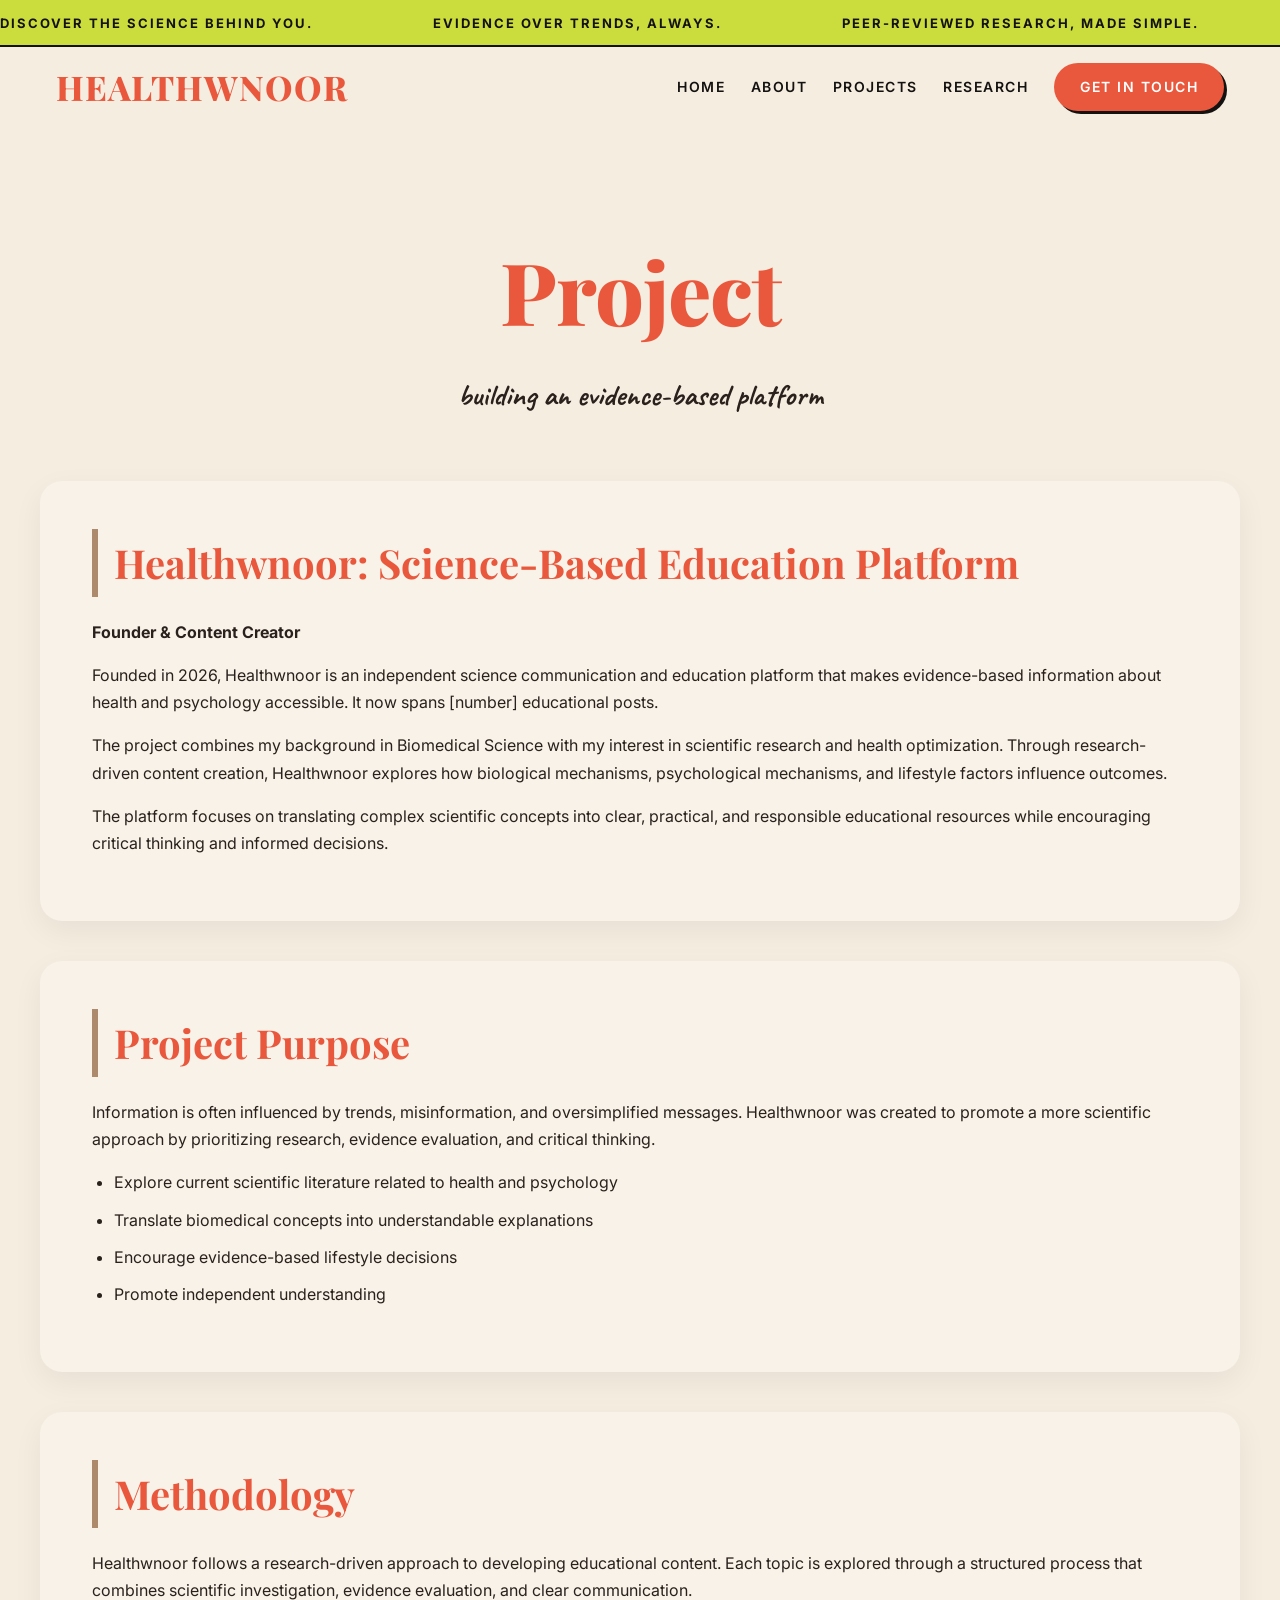
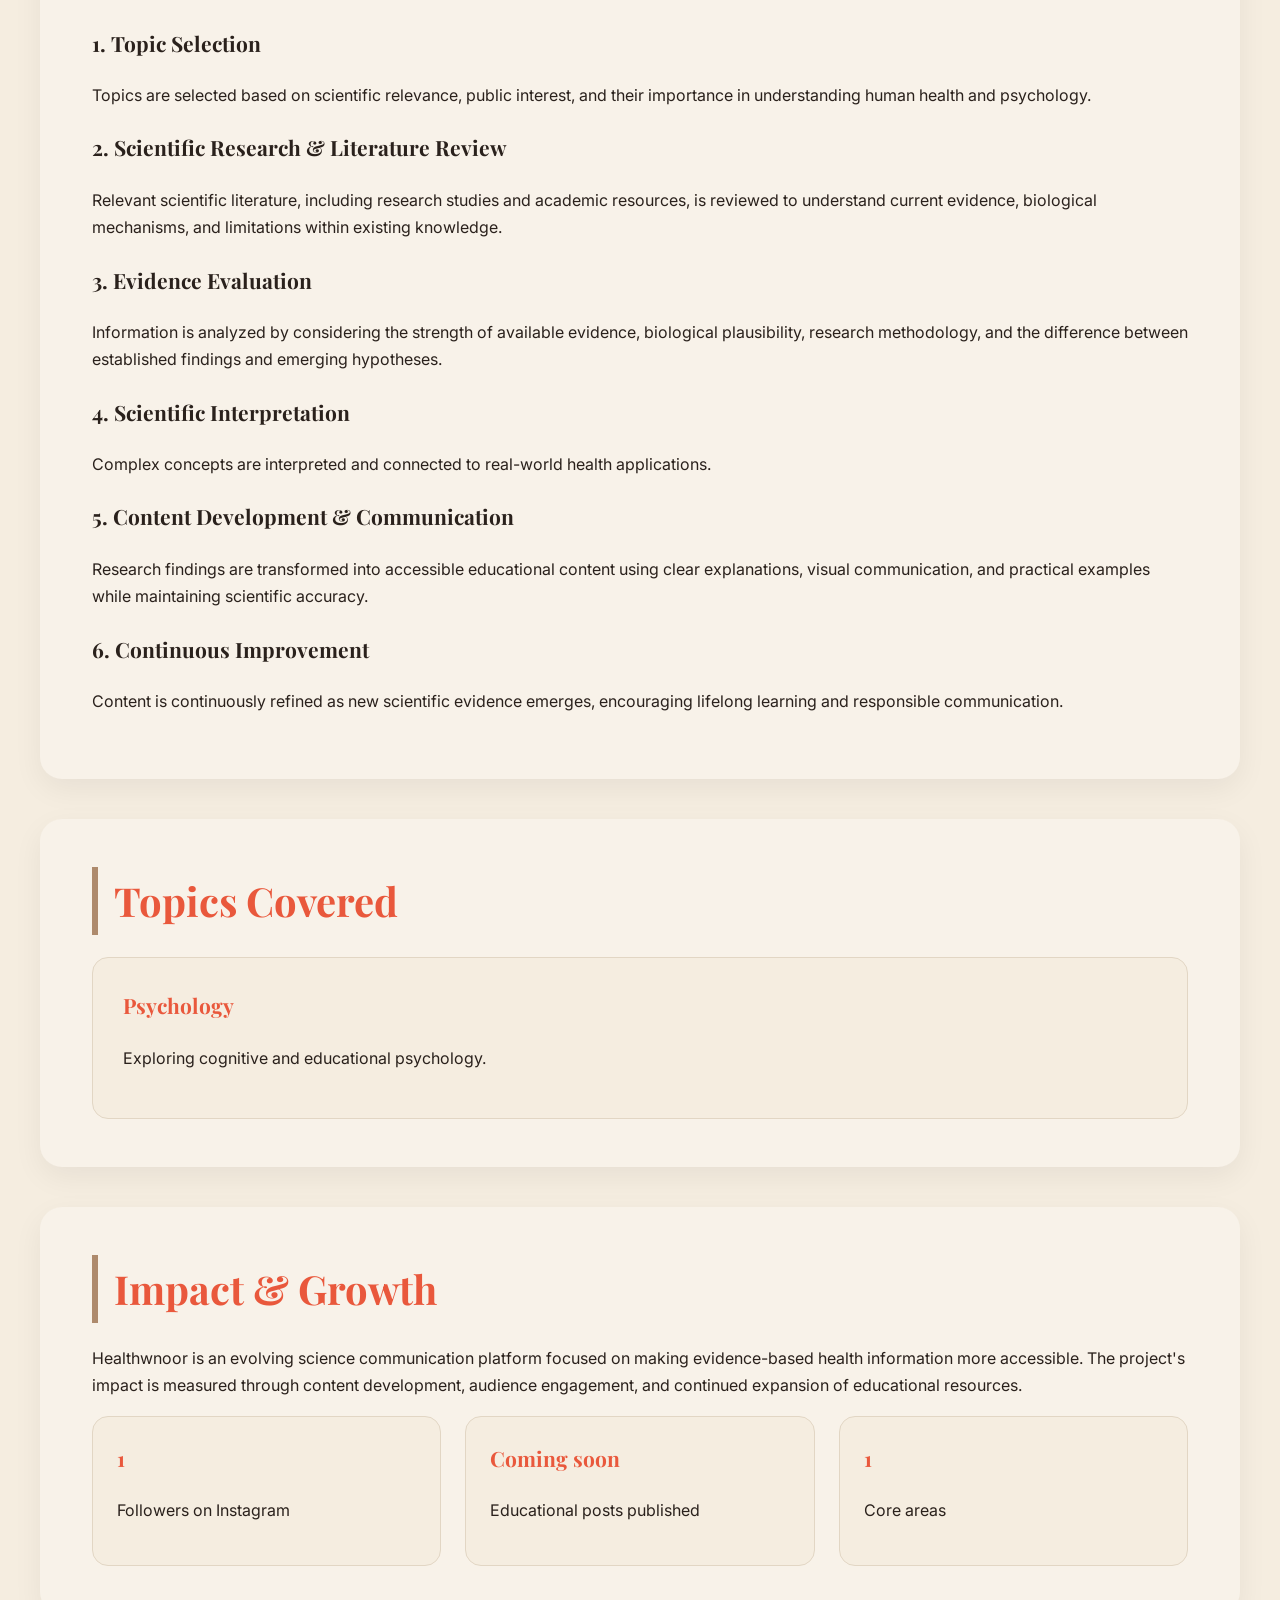
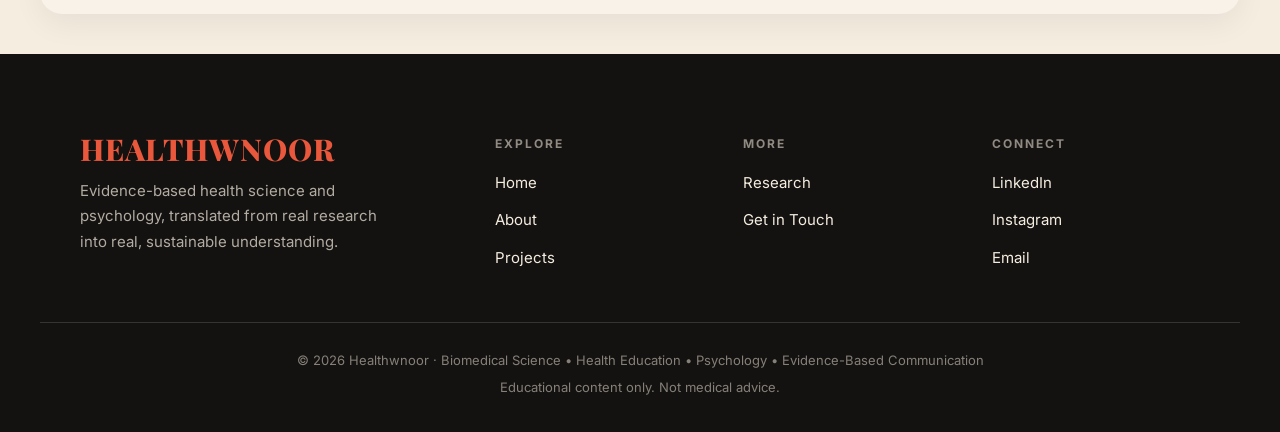
<file: projects.html>
<!DOCTYPE html>
<html lang="en">
<head>
<meta charset="UTF-8">
<meta name="viewport" content="width=device-width, initial-scale=1.0">
<title>Project | Healthwnoor</title>
<link rel="stylesheet" href="style.css">
<link rel="icon" type="image/png" href="images/favicon.png">
<meta name="description" content="Healthwnoor, a science-based education platform founded by Barnoor Kaur to make evidence-based information about health and psychology accessible.">
<meta name="author" content="Barnoor Kaur">
</head>
<body>

<div class="announcement">
  <div class="track">
    <span>Discover the science behind you.</span>
    <span>Evidence over trends, always.</span>
    <span>Peer-reviewed research, made simple.</span>
    <span>Nutrition and metabolism, decoded.</span>
    <span>Your body, explained by biology and psychology.</span>
    <span>Real science, no fear mongering.</span>
    <span>Discover the science behind you.</span>
    <span>Evidence over trends, always.</span>
    <span>Peer-reviewed research, made simple.</span>
    <span>Nutrition and metabolism, decoded.</span>
    <span>Your body, explained by biology and psychology.</span>
    <span>Real science, no fear mongering.</span>
  </div>
</div>

<header>
  <div class="brand"><h1 class="logo">Healthwnoor</h1></div>
  <nav>
    <a href="index.html">Home</a>
    <a href="about.html">About</a>
    <a href="projects.html">Projects</a>
    <a href="blog.html">Research</a>
    
    <a class="nav-cta" href="contact.html">Get in Touch</a>
  </nav>
</header>

<div class="page-hero">
  <h1>Project</h1>
  <span class="eyebrow">building an evidence-based platform</span>
</div>

<section>
  <h2>Healthwnoor: Science-Based Education Platform</h2>
  <p><strong>Founder &amp; Content Creator</strong></p>
  <p>Founded in 2026, Healthwnoor is an independent science communication and education platform that makes evidence-based information about health and psychology accessible. It now spans [number] educational posts.</p>
  <p>The project combines my background in Biomedical Science with my interest in scientific research and health optimization. Through research-driven content creation, Healthwnoor explores how biological mechanisms, psychological mechanisms, and  lifestyle factors influence outcomes.</p>
  <p>The platform focuses on translating complex scientific concepts into clear, practical, and responsible educational resources while encouraging critical thinking and informed decisions.</p>
</section>

<section>
  <h2>Project Purpose</h2>
  <p>Information is often influenced by trends, misinformation, and oversimplified messages. Healthwnoor was created to promote a more scientific approach by prioritizing research, evidence evaluation, and critical thinking.</p>
  <ul>
    <li>Explore current scientific literature related to health and psychology</li>
    <li>Translate biomedical concepts into understandable explanations</li>
    <li>Encourage evidence-based lifestyle decisions</li>
    <li>Promote independent understanding</li>
  </ul>
</section>

<section>
  <h2>Methodology</h2>
  <p>Healthwnoor follows a research-driven approach to developing educational content. Each topic is explored through a structured process that combines scientific investigation, evidence evaluation, and clear communication.</p>

  <h3>1. Topic Selection</h3>
  <p>Topics are selected based on scientific relevance, public interest, and their importance in understanding human health and psychology.</p>

  <h3>2. Scientific Research &amp; Literature Review</h3>
  <p>Relevant scientific literature, including research studies and academic resources, is reviewed to understand current evidence, biological mechanisms, and limitations within existing knowledge.</p>

  <h3>3. Evidence Evaluation</h3>
  <p>Information is analyzed by considering the strength of available evidence, biological plausibility, research methodology, and the difference between established findings and emerging hypotheses.</p>

  <h3>4. Scientific Interpretation</h3>
  <p>Complex concepts are interpreted and connected to real-world health applications.</p>

  <h3>5. Content Development &amp; Communication</h3>
  <p>Research findings are transformed into accessible educational content using clear explanations, visual communication, and practical examples while maintaining scientific accuracy.</p>

  <h3>6. Continuous Improvement</h3>
  <p>Content is continuously refined as new scientific evidence emerges, encouraging lifelong learning and responsible communication.</p>
</section>

<section>
  <h2>Topics Covered</h2>
  <div class="card-grid">
    <div class="card">
      <h3>Psychology</h3>
      <p>Exploring cognitive and educational psychology.</p>
    </div>
  </div>
</section>



<section>
  <h2>Impact &amp; Growth</h2>
  <p>Healthwnoor is an evolving science communication platform focused on making evidence-based health information more accessible. The project's impact is measured through content development, audience engagement, and continued expansion of educational resources.</p>
  <div class="metrics">
    <div class="card">
      <h3>1</h3>
      <p>Followers on Instagram</p>
    </div>
    <div class="card">
      <h3>Coming soon</h3>
      <p>Educational posts published</p>
    </div>
    <div class="card">
      <h3>1</h3>
      <p>Core areas</p>
    </div>
  </div>
</section>

<footer>
  <div class="footer-grid">
    <div>
      <div class="logo">Healthwnoor</div>
      <p>Evidence-based health science and psychology, translated from real research into real, sustainable understanding.</p>
    </div>
    <div>
      <h4>Explore</h4>
      <a href="index.html">Home</a>
      <a href="about.html">About</a>
      <a href="projects.html">Projects</a>
    </div>
    <div>
      <h4>More</h4>
      <a href="blog.html">Research</a>
      
      <a href="contact.html">Get in Touch</a>
    </div>
    <div>
      <h4>Connect</h4>
      <a href="https://www.linkedin.com/in/barnoorkaur/" target="_blank" rel="noopener">LinkedIn</a>
      <a href="https://www.instagram.com/healthwnoor" target="_blank" rel="noopener">Instagram</a>
      <a href="mailto:healthwnoor@gmail.com">Email</a>
    </div>
  </div>
  <div class="footer-bottom">
    <p>© 2026 Healthwnoor · Biomedical Science • Health Education • Psychology • Evidence-Based Communication</p>
    <p>Educational content only. Not medical advice.</p>
  </div>
</footer>

</body>
</html>
</file>
<file: style.css>
/* ============================================================
   Healthwnoor: editorial science-communication site
   Palette & layout inspired by healthwana.com, adapted for
   Barnoor Kaur (Biomedical Science / evidence-based health).
   ============================================================ */

@import url('https://fonts.googleapis.com/css2?family=Playfair+Display:ital,wght@0,400;0,500;0,600;0,700;0,800;0,900;1,400;1,500;1,600;1,700&family=Inter:wght@400;500;600;700&family=Caveat:wght@600;700&display=swap');

:root{
  --cream:      #F5EDE0;
  --cream-2:    #F8F2E9;
  --cream-3:    #EFE5D6;
  --orange:     #E9583C;
  --orange-dk:  #cf4529;
  --black:      #141210;
  --ink:        #2A211C;
  --muted:      #6E6259;
  --lime:       #CBDC3D;
  --tan:        #AE8A6C;
  --tan-dk:     #3B2320;
  --blue:       #B7D4E4;
  --line:       #e2d6c4;
  --maxw:       1200px;
  --serif:      "Playfair Display", Georgia, serif;
  --sans:       "Inter", Arial, sans-serif;
  --script:     "Caveat", cursive;
}

*{ box-sizing:border-box; }
html{ scroll-behavior:smooth; }
body{
  margin:0;
  font-family:var(--sans);
  background:var(--cream);
  color:var(--ink);
  line-height:1.7;
  overflow-x:hidden;
  -webkit-font-smoothing:antialiased;
}
h1,h2,h3,h4{ font-family:var(--serif); }
img{ max-width:100%; height:auto; display:block; }
a{ color:var(--orange); }

/* ============ Announcement marquee (lime) ============ */
.announcement{
  background:var(--lime);
  color:var(--black);
  overflow:hidden;
  white-space:nowrap;
  padding:9px 0;
  border-bottom:2px solid var(--black);
}
.announcement .track{
  display:inline-flex;
  gap:60px;
  animation:marquee 28s linear infinite;
  font-weight:700;
  font-size:13px;
  letter-spacing:2px;
  text-transform:uppercase;
}
.announcement .track span{ padding-right:60px; }
@keyframes marquee{ from{ transform:translateX(0); } to{ transform:translateX(-50%); } }

/* ============ Header / nav ============ */
header{
  position:sticky;
  top:0;
  z-index:60;
  background:var(--cream);
  display:flex;
  align-items:center;
  justify-content:space-between;
  gap:24px;
  flex-wrap:wrap;
  padding:16px clamp(20px,5vw,56px);
  border-bottom:1px solid transparent;
}
.brand{ text-align:left; }
.brand h1,.logo{
  margin:0;
  font-family:var(--serif);
  font-weight:800;
  font-size:clamp(24px,3vw,34px);
  letter-spacing:1px;
  color:var(--orange);
  text-transform:uppercase;
  line-height:1;
}
.logo span{ color:var(--orange); }
.brand p{
  margin:4px 0 0;
  font-size:10px;
  letter-spacing:2.5px;
  text-transform:uppercase;
  color:var(--muted);
}
nav{ display:flex; align-items:center; gap:clamp(14px,2vw,34px); flex-wrap:wrap; }
nav a{
  text-decoration:none;
  color:var(--black);
  font-weight:600;
  font-size:14px;
  letter-spacing:1.5px;
  text-transform:uppercase;
  transition:color .2s ease;
}
nav a:hover{ color:var(--orange); }
nav a.nav-cta{
  background:var(--orange);
  color:#fff;
  padding:12px 26px;
  border-radius:50px;
  letter-spacing:1.5px;
  box-shadow:3px 3px 0 var(--black);
  transition:transform .18s ease, box-shadow .18s ease;
}
nav a.nav-cta:hover{ color:#fff; transform:translate(-1px,-1px); box-shadow:5px 5px 0 var(--black); }

/* ============ Buttons ============ */
.button{
  display:inline-block;
  background:var(--orange);
  color:#fff;
  font-family:var(--sans);
  font-weight:700;
  letter-spacing:1.5px;
  text-transform:uppercase;
  text-decoration:none;
  padding:16px 34px;
  border-radius:50px;
  border:none;
  cursor:pointer;
  box-shadow:4px 4px 0 var(--black);
  transition:transform .18s ease, box-shadow .18s ease, background .2s ease;
}
.button:hover{ transform:translate(-2px,-2px); box-shadow:6px 6px 0 var(--black); color:#fff; }
.button.ghost{ background:transparent; color:var(--black); box-shadow:none; border:2px solid var(--black); }
.button.ghost:hover{ background:var(--black); color:var(--cream); }
.button.block{ display:block; width:100%; text-align:center; border-radius:14px; box-shadow:6px 6px 0 var(--tan-dk); }

/* ============ Section scaffolding ============ */
.wrap{ max-width:var(--maxw); margin:0 auto; padding-left:clamp(20px,5vw,40px); padding-right:clamp(20px,5vw,40px); }
.eyebrow{ font-family:var(--script); font-size:30px; color:var(--ink); font-weight:700; }
.display{ font-family:var(--serif); color:var(--orange); font-weight:800; line-height:1; letter-spacing:-1px; }

/* ============ HERO ============ */
.hero{
  position:relative;
  background:var(--cream);
  padding:30px 20px 70px;
  overflow:hidden;
}
.hero-stage{
  position:relative;
  max-width:1300px;
  margin:0 auto;
  min-height:clamp(420px,60vw,720px);
  display:flex;
  align-items:center;
  justify-content:center;
}
.hero-arch{
  position:relative;
  width:clamp(300px,52vw,640px);
  aspect-ratio:4/5;
  border-radius:320px 320px 26px 26px;
  background:
    linear-gradient(180deg, rgba(0,0,0,.06), rgba(0,0,0,.16)),
    repeating-linear-gradient(115deg, #d9d9d9 0 26px, #cfcfcf 26px 52px),
    linear-gradient(160deg,#e6e6e6,#bdbdbd);
  box-shadow:inset 0 0 80px rgba(0,0,0,.12);
  filter:grayscale(1);
}
/* Lab photo behind the hero title */
.hero-arch.has-photo{
  background-image:
    linear-gradient(180deg, rgba(20,18,16,.18), rgba(20,18,16,.32)),
    url("images/lab.jpg");
  background-size:cover;
  background-position:center;
  box-shadow:none;
  filter:none;
}

.hero-title{
  position:absolute;
  left:0; right:0;
  top:50%;
  transform:translateY(-50%);
  text-align:center;
  font-family:var(--serif);
  font-weight:900;
  color:var(--orange);
  font-size:clamp(28px,8vw,118px);
  letter-spacing:-0.01em;
  line-height:.9;
  white-space:nowrap;
  max-width:96vw;
  margin-left:auto;
  margin-right:auto;
  border:none;
  padding:0;
  margin:0;
  z-index:3;
  pointer-events:none;
  text-transform:uppercase;
}
.hero-script{
  position:absolute;
  z-index:4;
  top:34%;
  left:50%;
  transform:translateX(-50%) rotate(-4deg);
  font-family:var(--script);
  font-weight:700;
  font-size:clamp(24px,3.4vw,44px);
  color:var(--black);
  white-space:nowrap;
}
.hero-caption{
  position:absolute;
  z-index:5;
  bottom:-30px;
  left:50%;
  transform:translateX(-50%);
  background:var(--cream-2);
  border-radius:22px;
  padding:22px 34px;
  text-align:center;
  box-shadow:0 18px 40px rgba(0,0,0,.12);
  max-width:min(90%,560px);
}
.hero-caption p{
  margin:0;
  font-family:var(--serif);
  font-style:italic;
  font-size:clamp(17px,2.2vw,24px);
  color:var(--ink);
}

/* ============ Marquee band (black) ============ */
.band{
  background:var(--black);
  color:var(--cream);
  overflow:hidden;
  white-space:nowrap;
  padding:22px 0;
  margin-top:34px;
}
.band .track{
  display:inline-flex;
  align-items:center;
  animation:marquee 24s linear infinite;
  font-family:var(--serif);
  font-style:italic;
  font-weight:600;
  font-size:clamp(26px,4vw,52px);
}
.band .track span{ padding:0 34px; }
.band .track b{ color:var(--orange); font-style:normal; }

/* ============ About ============ */
.about{ padding:clamp(60px,8vw,110px) 0; }
.about-inner{
  display:grid;
  grid-template-columns:0.95fr 1.15fr;
  align-items:center;
  gap:0;
}
.about-photo{
  aspect-ratio:4/5;
  border-radius:220px 26px 220px 26px;
  overflow:hidden;
  box-shadow:0 24px 60px rgba(0,0,0,.16);
  z-index:2;
}
.about-photo img{ width:100%; height:100%; object-fit:cover; }
.about-card{
  background:var(--blue);
  padding:clamp(34px,5vw,64px);
  border-radius:24px;
  margin-left:-40px;
}
.about-card h2{
  font-size:clamp(34px,5vw,58px);
  line-height:1.02;
  margin:0 0 22px;
  color:var(--orange);
  font-weight:800;
}
.about-card h2 em{ display:block; color:#fff; font-style:italic; font-weight:700; }
.about-card p{ color:var(--ink); font-size:17px; margin:0 0 22px; }
.about-link{
  font-family:var(--sans);
  font-weight:700;
  letter-spacing:1.5px;
  text-transform:uppercase;
  font-size:13px;
  color:var(--black);
  text-decoration:none;
  border-bottom:2px solid var(--black);
  padding-bottom:4px;
}
.about-link:hover{ color:var(--orange); border-color:var(--orange); }

/* ============ Section head (centered) ============ */
.head{ text-align:center; margin-bottom:56px; }
.head h2{ font-size:clamp(44px,7vw,92px); margin:0; color:var(--orange); font-weight:800; }
.head .eyebrow{ display:block; margin-top:4px; }

/* ============ Process ============ */
.process{ padding:clamp(50px,7vw,90px) 0; }
.steps{
  display:grid;
  grid-template-columns:repeat(4,1fr);
  gap:24px;
  position:relative;
}
.steps::before{
  content:"";
  position:absolute;
  top:44px;
  left:12%;
  right:12%;
  height:1px;
  background:var(--orange);
  opacity:.5;
}
.step{ text-align:center; position:relative; }
.step .circle{
  width:88px; height:88px;
  border-radius:50%;
  background:var(--cream-2);
  border:1.5px solid var(--orange);
  box-shadow:6px 6px 0 rgba(233,88,60,.18);
  display:flex; align-items:center; justify-content:center;
  margin:0 auto 22px;
  font-family:var(--serif);
  font-style:italic;
  font-size:34px;
  color:var(--orange);
  position:relative;
  z-index:2;
}
.step h3{ font-size:26px; margin:0 0 10px; color:var(--ink); }
.step p{ color:var(--muted); margin:0; font-size:15px; max-width:230px; margin-inline:auto; }

/* ============ Impact ============ */
.impact{ padding:clamp(40px,6vw,80px) 0; }
.impact-box{
  background:var(--tan);
  color:var(--cream-2);
  border-radius:26px;
  border-bottom-right-radius:120px;
  padding:clamp(40px,6vw,72px);
  text-align:center;
}
.impact-box h2{ font-size:clamp(56px,10vw,140px); margin:0 0 34px; color:var(--cream-2); font-weight:800; letter-spacing:2px; }
.impact-stats{ display:grid; grid-template-columns:repeat(3,1fr); gap:30px; }
.impact-stats .num{
  font-family:var(--serif);
  font-size:clamp(44px,7vw,86px);
  font-weight:700;
  color:var(--tan-dk);
  line-height:1;
  padding-bottom:14px;
  border-bottom:1px solid rgba(59,35,32,.35);
  margin-bottom:12px;
}
.impact-stats .label{ font-size:13px; letter-spacing:2px; text-transform:uppercase; color:var(--tan-dk); }

/* ============ Results / testimonials ============ */
.results{ padding:clamp(50px,7vw,90px) 0; }
.results-grid{ display:grid; grid-template-columns:repeat(3,1fr); gap:30px; }
.tcard{
  border:1px solid var(--line);
  background:var(--cream-2);
  border-radius:6px;
  padding:26px;
}
.tcard .imgs{ display:grid; grid-template-columns:1fr 1fr; gap:12px; margin-bottom:22px; }
.tcard .imgs .ph{
  aspect-ratio:3/4;
  background:repeating-linear-gradient(45deg,#e7ddce 0 10px,#e1d6c4 10px 20px);
  border-radius:4px;
  position:relative;
  display:flex; align-items:flex-end;
}
.tcard .imgs .ph span{
  font-size:11px; font-weight:700; letter-spacing:1px;
  color:#fff; background:var(--black); padding:4px 10px; margin:8px;
}
.tcard .imgs .ph.after span{ background:var(--orange); }
.tcard blockquote{
  margin:0 0 24px;
  font-family:var(--serif);
  font-style:italic;
  font-size:18px;
  color:var(--ink);
}
.tcard .name{
  border-top:1px solid var(--line);
  padding-top:16px;
  font-family:var(--serif);
  font-weight:700;
  font-size:20px;
  color:var(--ink);
}
.tcard.empty{
  border:2px dashed var(--tan);
  background:transparent;
  display:flex; align-items:center; justify-content:center;
  text-align:center;
  min-height:320px;
  color:var(--muted);
  font-family:var(--script);
  font-size:26px;
}

/* ============ Centered CTA button row ============ */
.cta-row{ text-align:center; padding:20px 0 clamp(30px,6vw,70px); }

/* ============ Booking / contact form (tan) ============ */
.booking{ background:var(--tan); color:var(--cream-2); padding:clamp(60px,8vw,110px) 0; }
.booking .head h2{ color:var(--orange); }
.booking .head .eyebrow{ color:var(--tan-dk); }
.booking-card{
  background:var(--cream-2);
  border-radius:16px;
  padding:clamp(30px,5vw,56px);
  max-width:900px;
  margin:0 auto;
  box-shadow:12px 12px 0 var(--tan-dk);
}
.form-grid{ display:grid; grid-template-columns:1fr 1fr; gap:26px 34px; }
.field{ display:flex; flex-direction:column; }
.field.full{ grid-column:1 / -1; }
.field label{
  font-size:12px; font-weight:700; letter-spacing:1.5px; text-transform:uppercase;
  color:var(--ink); margin-bottom:10px;
}
.field input,.field select,.field textarea{
  font-family:var(--sans);
  font-size:16px;
  color:var(--ink);
  background:transparent;
  border:none;
  border-bottom:1px solid var(--tan);
  padding:10px 2px;
  outline:none;
}
.field textarea{ resize:vertical; min-height:90px; }
.field input:focus,.field select:focus,.field textarea:focus{ border-color:var(--orange); }
.booking-note{ text-align:center; color:var(--muted); font-size:13px; margin-top:20px; }

/* ============ Footer ============ */
footer{
  background:var(--black);
  color:var(--cream);
  padding:clamp(50px,7vw,80px) 0 30px;
  margin-top:0;
}
.footer-grid{
  max-width:var(--maxw);
  margin:0 auto 40px;
  padding:0 clamp(20px,5vw,40px);
  display:grid;
  grid-template-columns:1.8fr 1fr 1fr 1fr;
  gap:40px;
}
.footer-grid .logo{ color:var(--orange); font-size:30px; }
.footer-grid p{ color:rgba(245,237,224,.7); font-size:15px; max-width:320px; margin:14px 0 0; }
.footer-grid h4{ color:rgba(245,237,224,.55); font-size:12px; letter-spacing:2px; text-transform:uppercase; font-family:var(--sans); margin:0 0 16px; }
.footer-grid a{ display:block; color:var(--cream); text-decoration:none; margin-bottom:12px; font-size:15px; }
.footer-grid a:hover{ color:var(--orange); }
.footer-bottom{
  max-width:var(--maxw); margin:0 auto; padding:22px clamp(20px,5vw,40px) 0;
  border-top:1px solid rgba(245,237,224,.15);
  text-align:center;
}
.footer-bottom p{ color:rgba(245,237,224,.5); font-size:13px; margin:4px 0; }

/* ============================================================
   Generic styles for inner pages (about/resume/blog/etc.)
   ============================================================ */
section{
  max-width:var(--maxw);
  margin:40px auto;
  padding:48px clamp(24px,5vw,52px);
  background:var(--cream-2);
  border-radius:22px;
  box-shadow:0 10px 30px rgba(0,0,0,.06);
}
section.hero,section.band,section.about,section.process,section.impact,
section.results,section.booking{ max-width:none; margin:0; border-radius:0; box-shadow:none; background:transparent; padding-left:0; padding-right:0; }
section h2{
  font-size:clamp(28px,3.4vw,40px);
  color:var(--orange);
  margin:0 0 22px;
  border-left:6px solid var(--tan);
  padding-left:16px;
}
/* homepage sections use their own centered/large headings, no left bar */
.hero h2,.about h2,.process h2,.impact h2,.results h2,.booking h2,.head h2{
  border-left:none;
  padding-left:0;
}

/* ============ Inner-page hero header ============ */
.page-hero{
  text-align:center;
  padding:clamp(50px,7vw,90px) 20px clamp(10px,2vw,20px);
  background:var(--cream);
}
.page-hero h1{
  font-size:clamp(42px,7vw,86px);
  color:var(--orange);
  margin:0;
  font-weight:800;
  letter-spacing:-1px;
}
.page-hero .eyebrow{ display:block; margin-top:6px; }
section h3{ color:var(--ink); font-size:21px; }
ul{ padding-left:22px; }
li{ margin-bottom:10px; }
.card-grid{ display:grid; grid-template-columns:repeat(auto-fit,minmax(250px,1fr)); gap:24px; }
.card{
  background:var(--cream);
  padding:30px;
  border-radius:16px;
  border:1px solid var(--line);
  transition:transform .25s ease, box-shadow .25s ease;
}
.card:hover{ transform:translateY(-5px); box-shadow:0 14px 30px rgba(0,0,0,.1); }
.card h3{ color:var(--orange); margin-top:0; }
article{
  background:var(--cream);
  padding:28px 30px;
  border-radius:16px;
  margin:22px 0;
  border:1px solid var(--line);
}
article h3{ margin-top:0; color:var(--ink); }
article a{ font-weight:700; text-decoration:none; }
.tag{
  display:inline-block; font-size:12px; font-weight:700; letter-spacing:1px;
  color:#fff; background:var(--orange); padding:4px 12px; border-radius:50px; margin-bottom:10px;
}
.resume-header{ text-align:center; }
.resume-header h2{ border:none; padding:0; display:inline-block; }
.metrics{ display:flex; gap:24px; flex-wrap:wrap; }
.metrics div{ background:var(--cream); padding:24px; border-radius:16px; flex:1; min-width:220px; border:1px solid var(--line); }
.btn-row{ display:flex; gap:16px; flex-wrap:wrap; margin-top:26px; }

/* ============================================================
   Responsive
   ============================================================ */
@media(max-width:900px){
  .about-inner{ grid-template-columns:1fr; }
  .about-card{ margin-left:0; margin-top:-30px; }
  .steps{ grid-template-columns:1fr 1fr; }
  .steps::before{ display:none; }
  .impact-stats{ grid-template-columns:1fr; gap:34px; }
  .results-grid{ grid-template-columns:1fr; }
  .form-grid{ grid-template-columns:1fr; }
  .footer-grid{ grid-template-columns:1fr 1fr; }
}
/* ---------------- Phones ---------------- */
@media(max-width:640px){

  /* Header: 3 stacked rows eat ~40% of a phone screen. It cannot stay
     sticky at that height. Static + tighter until a hamburger exists. */
  header{ position:static; justify-content:center; text-align:center; padding:12px 16px 16px; gap:8px; }
  .brand{ text-align:center; }
  nav{ justify-content:center; gap:8px 16px; }
  nav a{ font-size:12px; letter-spacing:1px; }
  nav a.nav-cta{ padding:10px 22px; }

  .announcement .track{ font-size:11px; letter-spacing:1.5px; }

  /* HERO — the old rules made .hero-caption a static flex-ROW sibling
     of the arch, squeezing both side-by-side and burying the title
     (z-index 3) under the caption card (z-index 5). Stack instead. */
  .hero{ padding:18px 16px 54px; }
  .hero-stage{ min-height:auto; flex-direction:column; }
  .hero-arch{ width:min(78vw,380px); }

  /* Title width: HEALTHWNOOR in Playfair Display 900 with -0.01em
     tracking measures 8.332em. 0.94/8.332 = 0.1128, so this formula
     spans exactly ~94% of the viewport at any phone width, no clipping. */
  .hero-title{
    font-size:min(calc((100vw - 32px) * 0.1128), 70px);
    top:calc(min(78vw,380px) * 0.625);  /* = half of arch height (4:5 ratio), centres title on the arch */
  }
  .hero-script{ top:20%; font-size:clamp(18px,5.5vw,26px); }

  /* Caption: back in flow, pulled up to overlap the arch bottom edge —
     same relationship as the desktop composition. */
  .hero-caption{
    position:relative; bottom:auto; left:auto; transform:none;
    margin:-34px auto 0;
    padding:18px 22px;
    max-width:min(92vw,440px);
  }
  .hero-caption p{ font-size:16px; }

  .band{ margin-top:26px; padding:16px 0; }
  .band .track{ font-size:24px; }

  .steps{ grid-template-columns:1fr; }
  .footer-grid{ grid-template-columns:1fr; }
  .head{ margin-bottom:36px; }
}
</file>
